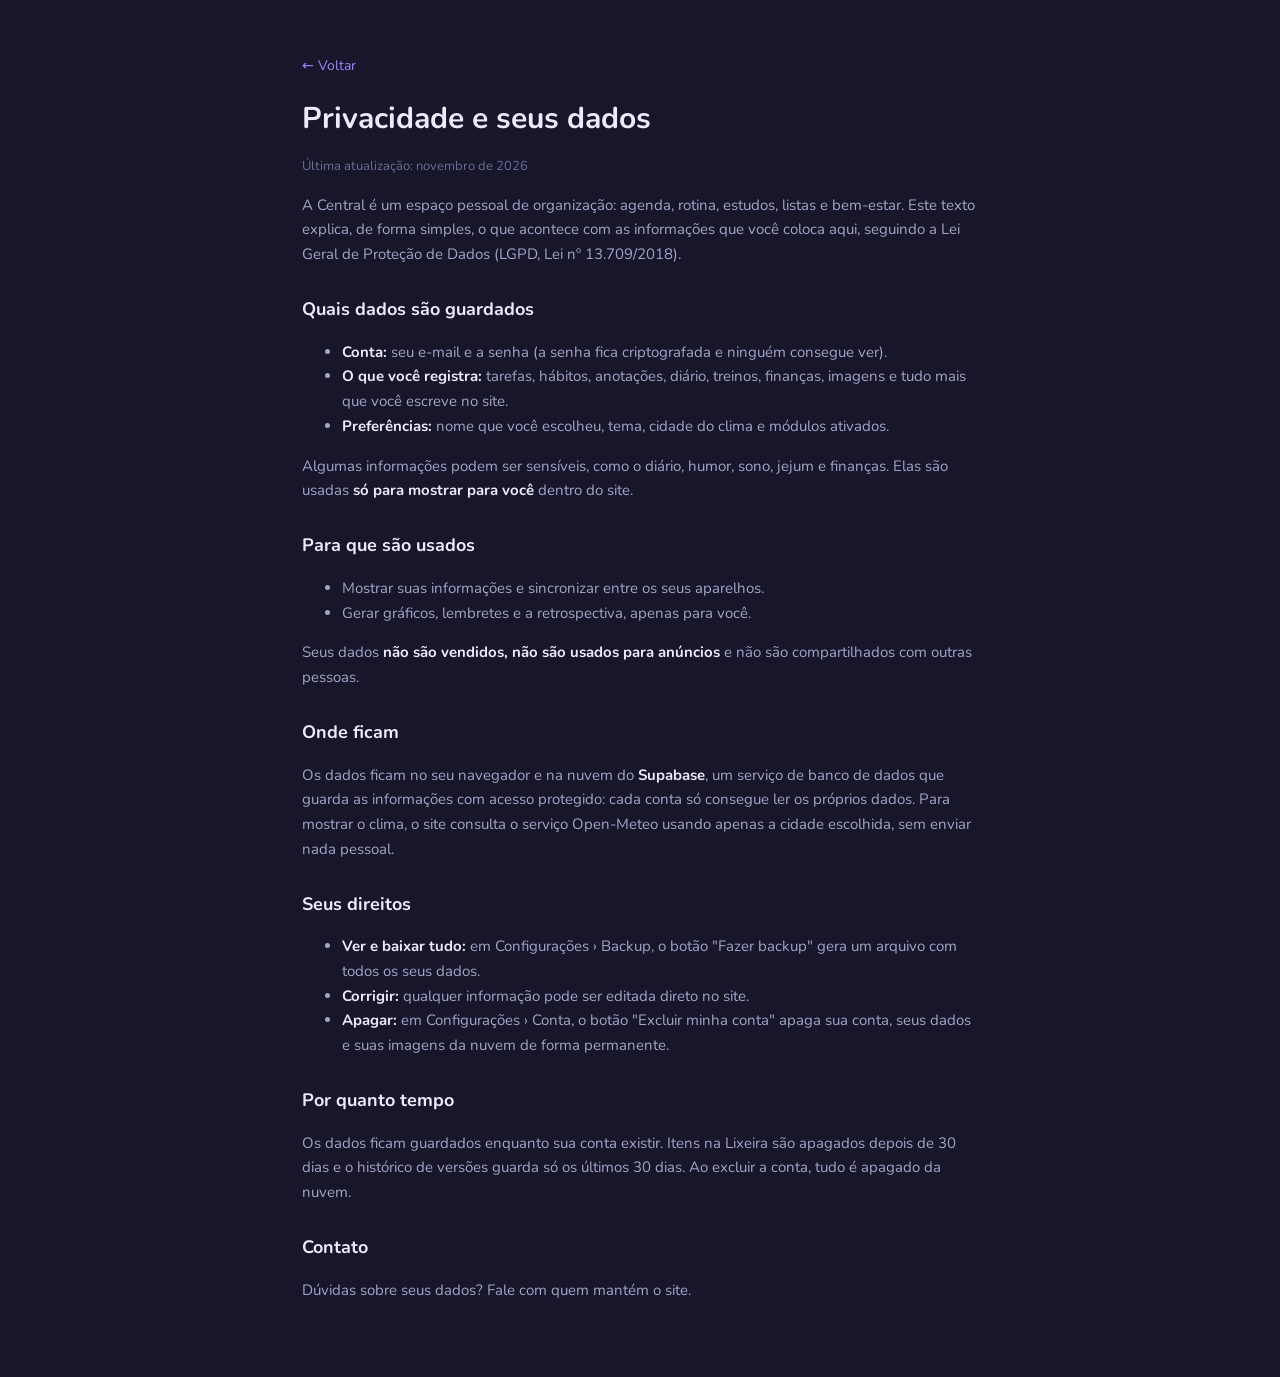
<file: privacidade.html>
<!DOCTYPE html>
<html lang="pt-BR">
<head>
  <meta charset="UTF-8">
  <meta name="viewport" content="width=device-width, initial-scale=1.0">
  <title>Privacidade · Central</title>
  <link rel="icon" href="data:image/svg+xml,<svg xmlns='http://www.w3.org/2000/svg' viewBox='0 0 32 32'><defs><linearGradient id='g' x1='0' y1='0' x2='1' y2='1'><stop offset='0' stop-color='%236c4cf1'/><stop offset='1' stop-color='%23f59ad8'/></linearGradient></defs><rect width='32' height='32' rx='8' fill='url(%23g)'/><path d='M15 6l2.2 7.8L25 16l-7.8 2.2L15 26l-2.2-7.8L5 16l7.8-2.2z' fill='white'/></svg>">
  <link href="https://fonts.googleapis.com/css2?family=Nunito:wght@400;600;700;800&display=swap" rel="stylesheet">
  <link rel="stylesheet" href="css/style.css">
</head>
<body class="tela-texto">
  <main class="texto-legal">
    <a href="login.html" class="link-btn voltar-legal">← Voltar</a>
    <h1>Privacidade e seus dados</h1>
    <p class="atualizado">Última atualização: novembro de 2026</p>

    <p>A Central é um espaço pessoal de organização: agenda, rotina, estudos, listas e bem-estar. Este texto explica, de forma simples, o que acontece com as informações que você coloca aqui, seguindo a Lei Geral de Proteção de Dados (LGPD, Lei nº 13.709/2018).</p>

    <h2>Quais dados são guardados</h2>
    <ul>
      <li><b>Conta:</b> seu e-mail e a senha (a senha fica criptografada e ninguém consegue ver).</li>
      <li><b>O que você registra:</b> tarefas, hábitos, anotações, diário, treinos, finanças, imagens e tudo mais que você escreve no site.</li>
      <li><b>Preferências:</b> nome que você escolheu, tema, cidade do clima e módulos ativados.</li>
    </ul>
    <p>Algumas informações podem ser sensíveis, como o diário, humor, sono, jejum e finanças. Elas são usadas <b>só para mostrar para você</b> dentro do site.</p>

    <h2>Para que são usados</h2>
    <ul>
      <li>Mostrar suas informações e sincronizar entre os seus aparelhos.</li>
      <li>Gerar gráficos, lembretes e a retrospectiva, apenas para você.</li>
    </ul>
    <p>Seus dados <b>não são vendidos, não são usados para anúncios</b> e não são compartilhados com outras pessoas.</p>

    <h2>Onde ficam</h2>
    <p>Os dados ficam no seu navegador e na nuvem do <b>Supabase</b>, um serviço de banco de dados que guarda as informações com acesso protegido: cada conta só consegue ler os próprios dados. Para mostrar o clima, o site consulta o serviço Open-Meteo usando apenas a cidade escolhida, sem enviar nada pessoal.</p>

    <h2>Seus direitos</h2>
    <ul>
      <li><b>Ver e baixar tudo:</b> em Configurações › Backup, o botão "Fazer backup" gera um arquivo com todos os seus dados.</li>
      <li><b>Corrigir:</b> qualquer informação pode ser editada direto no site.</li>
      <li><b>Apagar:</b> em Configurações › Conta, o botão "Excluir minha conta" apaga sua conta, seus dados e suas imagens da nuvem de forma permanente.</li>
    </ul>

    <h2>Por quanto tempo</h2>
    <p>Os dados ficam guardados enquanto sua conta existir. Itens na Lixeira são apagados depois de 30 dias e o histórico de versões guarda só os últimos 30 dias. Ao excluir a conta, tudo é apagado da nuvem.</p>

    <h2>Contato</h2>
    <p id="contato">Dúvidas sobre seus dados? Fale com quem mantém o site.</p>
  </main>
  <script src="js/config.js"></script>
  <script>
    if (typeof CONTATO_SUPORTE !== 'undefined' && CONTATO_SUPORTE) {
      const p = document.getElementById('contato');
      p.innerHTML = 'Dúvidas sobre seus dados? Escreva para <a></a>.';
      const a = p.querySelector('a'); a.href = 'mailto:' + CONTATO_SUPORTE; a.textContent = CONTATO_SUPORTE;
    }
  </script>
</body>
</html>
</file>
<file: css/style.css>
:root {
  --fundo: #17162b;
  --lateral: #12111f;
  --card: #201f38;
  --card-2: #28274a;
  --hover: #2d2c52;
  --linha: #312f57;
  --texto: #ecebfa;
  --suave: #a5a3c8;
  --fraco: #6e6c96;
  --destaque: #6f55e8;
  --ativo: rgba(124, 92, 255, .24);
  --destaque-2: #9d86ff;
  --destaque-bg: rgba(124, 92, 255, .16);
  --rosa: #f59ad8;
  --verde: #5fd6a4;
  --amarelo: #f7c56b;
  --vermelho: #ff7a8f;
  --azul: #6aaeff;
  --agua: #62c9f5;
  --raio: 14px;
  --menu: 248px;
  --menu-mini: 76px;
  --fonte: 'Nunito', 'Segoe UI', system-ui, sans-serif;
}

* { box-sizing: border-box; min-width: 0; }
[hidden] { display: none !important; }
html { height: 100%; }
body { margin: 0; min-height: 100%; background: var(--fundo); color: var(--texto); font: 15px/1.5 var(--fonte); overflow-x: clip; }
button, input, select, textarea { font: inherit; color: inherit; }
a { color: var(--destaque-2); }

.ic { width: 18px; height: 18px; flex: 0 0 auto; fill: none; stroke: currentColor; stroke-width: 1.8; stroke-linecap: round; stroke-linejoin: round; }
.ic.g { width: 22px; height: 22px; }
.ic.p { width: 15px; height: 15px; }

.selo { width: 34px; height: 34px; flex: 0 0 34px; border-radius: 11px; display: grid; place-items: center; }
.selo .ic { width: 18px; height: 18px; }
.selo.mini { width: 22px; height: 22px; flex-basis: 22px; border-radius: 7px; }
.selo.mini .ic { width: 13px; height: 13px; stroke-width: 2.2; }

.lateral {
  position: fixed; left: 0; top: 0; bottom: 0; z-index: 40;
  width: var(--menu); padding: 16px 12px;
  background: var(--lateral); border-right: 1px solid var(--linha);
  display: flex; flex-direction: column; gap: 2px; overflow-y: auto; overflow-x: hidden;
  transition: width .2s, transform .25s;
}
.perfil { display: flex; align-items: center; gap: 10px; padding: 4px 6px 18px; }
.perfil-foto { width: 38px; height: 38px; flex: 0 0 38px; border-radius: 11px; display: grid; place-items: center; background: linear-gradient(135deg, var(--destaque), var(--rosa)); color: #fff; font-weight: 800; font-size: 17px; }
.perfil-texto { overflow: hidden; }
.perfil b { display: block; font-size: 15px; white-space: nowrap; }
.perfil small { display: block; color: var(--fraco); font-size: 12px; white-space: nowrap; overflow: hidden; text-overflow: ellipsis; }

.nav-titulo { display: flex; align-items: center; justify-content: space-between; margin: 14px 8px 6px; color: var(--fraco); font-size: 12px; font-weight: 700; white-space: nowrap; }
.nav-add { border: 0; background: none; color: var(--suave); cursor: pointer; border-radius: 7px; width: 26px; height: 26px; display: grid; place-items: center; }
.nav-add:hover { background: var(--hover); color: var(--texto); }

.nav { display: grid; gap: 3px; }
.nav a { position: relative; display: flex; align-items: center; gap: 12px; padding: 9px 12px; border-radius: 10px; color: var(--suave); text-decoration: none; font-weight: 600; font-size: 14px; white-space: nowrap; transition: background .15s, color .15s; }
.nav a:hover { background: var(--hover); color: var(--texto); }
.nav a.ativo { background: var(--ativo); color: #fff; box-shadow: inset 3px 0 0 var(--destaque-2); }
.nav a.ativo .selo { background: rgba(255, 255, 255, .22) !important; color: #fff !important; }
.nav a span { overflow: hidden; text-overflow: ellipsis; }
.nav a em { margin-left: auto; font-style: normal; font-size: 12px; color: var(--fraco); }
.nav a.ativo em { color: rgba(255, 255, 255, .75); }
.bolinha { margin-left: auto; background: var(--rosa); color: #2a1030; font-size: 11px; font-weight: 800; border-radius: 999px; padding: 0 7px; }

.lateral-fim { margin-top: auto; padding-top: 12px; border-top: 1px solid var(--linha); }
.lateral-controles { margin-top: auto; padding-top: 12px; border-top: 1px solid var(--linha); display: grid; gap: 2px; }
.lateral-controles button { display: flex; align-items: center; gap: 12px; border: 0; background: none; color: var(--fraco); padding: 8px 12px; border-radius: 10px; cursor: pointer; font-size: 13px; font-weight: 600; white-space: nowrap; text-align: left; }
.lateral-controles button:hover { background: var(--hover); color: var(--texto); }

body.menu-mini .lateral { width: var(--menu-mini); transition: width .22s ease, box-shadow .22s ease; }
body.menu-mini .lateral:hover { width: var(--menu); box-shadow: 12px 0 40px rgba(0, 0, 0, .45); }
.lateral .nav span:not(.selo), .lateral em, .perfil-texto, .nav-titulo span, .nav-add, .bolinha { transition: opacity .18s ease; }
body.menu-mini .lateral:not(:hover) .nav span:not(.selo),
body.menu-mini .lateral:not(:hover) em,
body.menu-mini .lateral:not(:hover) .perfil-texto,
body.menu-mini .lateral:not(:hover) .nav-titulo span,
body.menu-mini .lateral:not(:hover) .nav-add { opacity: 0; pointer-events: none; }
body.menu-mini .lateral:not(:hover) .nav-titulo { border-top: 1px solid var(--linha); }
body.menu-mini .lateral:not(:hover) .bolinha { position: absolute; top: 3px; left: 30px; padding: 0 5px; font-size: 10px; }
.perfil { padding-left: 7px; }
.nav a { padding-left: 15px; }

body.menu-solto .lateral { transform: translateX(-100%); }
body.menu-solto.menu-aberto .lateral { transform: none; box-shadow: 0 0 50px rgba(0, 0, 0, .6); }
.sombra { display: none; }
body.menu-aberto .sombra { display: block; position: fixed; inset: 0; background: rgba(8, 7, 20, .55); z-index: 35; }

.principal { margin-left: var(--menu); min-height: 100vh; display: flex; flex-direction: column; transition: margin-left .2s; }
body.menu-mini .principal { margin-left: var(--menu-mini); }
body.menu-solto .principal { margin-left: 0; }

.barra-topo { position: sticky; top: 0; z-index: 20; display: flex; align-items: center; gap: 10px; padding: 12px clamp(16px, 3vw, 32px); background: color-mix(in srgb, var(--fundo) 88%, transparent); backdrop-filter: blur(10px); border-bottom: 1px solid var(--linha); }
.btn-icone { position: relative; border: 0; background: none; color: var(--suave); cursor: pointer; width: 38px; height: 38px; border-radius: 10px; display: grid; place-items: center; flex: 0 0 38px; }
.btn-icone:hover { background: var(--hover); color: var(--texto); }
.caminho { flex: 1; font-weight: 700; font-size: 16px; white-space: nowrap; overflow: hidden; text-overflow: ellipsis; }
.relogio-topo { color: var(--suave); font-size: 14px; font-variant-numeric: tabular-nums; white-space: nowrap; }
.sino b { position: absolute; top: 3px; right: 3px; background: var(--rosa); color: #2a1030; font-size: 10px; font-weight: 800; border-radius: 999px; padding: 0 5px; line-height: 16px; }
.painel-avisos { position: absolute; right: clamp(16px, 3vw, 32px); top: 60px; width: min(380px, calc(100vw - 32px)); max-height: 70vh; overflow-y: auto; background: var(--card); border: 1px solid var(--linha); border-radius: var(--raio); padding: 16px; box-shadow: 0 18px 50px rgba(0, 0, 0, .5); }
.painel-avisos h3 { margin: 0 0 8px; font-size: 13px; color: var(--suave); }

.pagina { width: 100%; max-width: 1280px; margin: 0 auto; padding: 26px clamp(16px, 3vw, 32px) 60px; }

.cab-pagina { display: flex; align-items: flex-end; justify-content: space-between; gap: 16px; flex-wrap: wrap; margin-bottom: 20px; }
.cab-pagina h1 { margin: 0; font-size: clamp(26px, 3vw, 32px); font-weight: 800; line-height: 1.15; }
.cab-pagina p { margin: 4px 0 0; color: var(--suave); }
.cab-acoes { display: flex; gap: 8px; flex-wrap: wrap; align-items: center; }

.grade { display: grid; gap: 16px; margin-bottom: 16px; }
.g4 { grid-template-columns: repeat(4, minmax(0, 1fr)); }
.g3 { grid-template-columns: repeat(3, minmax(0, 1fr)); }
.g2 { grid-template-columns: repeat(2, minmax(0, 1fr)); }
@media (max-width: 1100px) { .g4, .g3 { grid-template-columns: repeat(2, minmax(0, 1fr)); } }
@media (max-width: 640px) { .g4, .g3, .g2 { grid-template-columns: minmax(0, 1fr); } }

.card { background: var(--card); border: 1px solid var(--linha); border-radius: var(--raio); padding: 18px; }
.card-titulo { display: flex; align-items: center; gap: 10px; margin: 0 0 14px; font-size: 15px; font-weight: 800; }
.card-titulo small, .card-titulo a { margin-left: auto; color: var(--suave); font-weight: 600; font-size: 13px; text-decoration: none; }
.card-titulo a:hover { color: var(--texto); }
.vazio { color: var(--fraco); font-size: 14px; padding: 6px 0; }
.dica { color: var(--fraco); font-size: 12.5px; margin: 10px 0 0; }

.stat { display: flex; align-items: center; gap: 14px; text-decoration: none; color: inherit; }
.stat .selo { width: 46px; height: 46px; flex-basis: 46px; border-radius: 13px; }
.stat .selo .ic { width: 21px; height: 21px; }
.stat b { display: block; font-size: 24px; font-weight: 800; line-height: 1.1; }
.stat span { color: var(--suave); font-size: 13px; }

.c-violeta { background: var(--destaque-bg); color: var(--destaque-2); }
.c-rosa { background: rgba(245, 154, 216, .16); color: #f7aee0; }
.c-verde { background: rgba(95, 214, 164, .15); color: #7fe0b8; }
.c-azul { background: rgba(98, 201, 245, .15); color: #8ad7f7; }
.c-amarelo { background: rgba(247, 197, 107, .15); color: #f9d48d; }
.c-vermelho { background: rgba(255, 122, 143, .15); color: #ff9aab; }

input[type=text], input[type=url], input[type=search], input[type=tel], input[type=email], input[type=password], input[type=date], input[type=time], input[type=number], input[type=month], select, textarea { background: var(--card-2); border: 1px solid var(--linha); border-radius: 10px; padding: 9px 12px; font-size: 15px; outline: none; width: 100%; }
input:focus, select:focus, textarea:focus { border-color: var(--destaque); box-shadow: 0 0 0 3px var(--destaque-bg); }
input[type=date]::-webkit-calendar-picker-indicator, input[type=time]::-webkit-calendar-picker-indicator, input[type=month]::-webkit-calendar-picker-indicator { filter: invert(.8); cursor: pointer; }
select option { background: var(--card); }
textarea { resize: vertical; min-height: 80px; }
label.campo { display: grid; gap: 5px; font-size: 13px; color: var(--suave); font-weight: 600; }

.btn { display: inline-flex; align-items: center; justify-content: center; gap: 7px; border: 0; border-radius: 10px; padding: 9px 16px; cursor: pointer; font-weight: 700; white-space: nowrap; background: var(--destaque); color: #fff; transition: filter .15s, transform .1s; text-decoration: none; }
.btn:hover { filter: brightness(1.12); }
.btn:active { transform: scale(.97); }
.btn.sec { background: var(--card-2); color: var(--texto); border: 1px solid var(--linha); }
.btn.perigo { background: rgba(255, 122, 143, .14); color: var(--vermelho); }
.btn-mini { display: inline-flex; align-items: center; gap: 6px; border: 1px solid var(--linha); background: var(--card-2); color: var(--suave); border-radius: 9px; padding: 6px 11px; font-size: 13px; font-weight: 600; cursor: pointer; white-space: nowrap; }
.btn-mini:hover { color: var(--texto); border-color: var(--destaque); }

.acao-item { border: 0; background: none; color: var(--suave); cursor: pointer; width: 30px; height: 30px; border-radius: 8px; display: grid; place-items: center; flex: 0 0 30px; }
.acao-item:hover { background: var(--hover); color: var(--texto); }
.acao-item.apagar:hover { background: rgba(255, 122, 143, .15); color: var(--vermelho); }

.form-linha { display: flex; gap: 8px; flex-wrap: wrap; align-items: center; }
.form-linha > * { flex: 1 1 130px; }
.form-linha .btn { flex: 0 0 auto; }

.chips { display: flex; flex-wrap: wrap; gap: 6px; margin-bottom: 14px; }
.chip { border: 1px solid var(--linha); background: transparent; color: var(--suave); border-radius: 999px; padding: 6px 13px; font-size: 13px; font-weight: 700; cursor: pointer; white-space: nowrap; }
.chip:hover { background: var(--hover); color: var(--texto); }
.chip.ativo { background: var(--destaque-bg); border-color: var(--destaque); color: var(--texto); }
.chip b { color: var(--fraco); margin-left: 3px; }
.chips .sel-btn.filtro-categoria { width: auto; min-width: 190px; height: 32px; padding: 5px 12px; border-radius: 999px; font-size: 13px; font-weight: 700; color: var(--suave); }
.chips .sel-btn.filtro-categoria.ativo { background: var(--destaque-bg); border-color: var(--destaque); color: var(--texto); }
@media (max-width: 640px) { .chips .espaco { display: none; } .chips .sel-btn.filtro-categoria { flex: 1 1 100%; } }

.segmento { display: inline-flex; background: var(--card-2); border: 1px solid var(--linha); border-radius: 11px; padding: 3px; }
.segmento button { border: 0; background: none; color: var(--suave); padding: 6px 14px; border-radius: 8px; font-weight: 700; font-size: 13px; cursor: pointer; display: inline-flex; align-items: center; gap: 6px; }
.segmento button.ativo { background: var(--ativo); color: #fff; box-shadow: inset 0 0 0 1px var(--destaque); }

.tag { display: inline-flex; align-items: center; gap: 5px; font-size: 12px; font-weight: 700; padding: 2px 9px; border-radius: 999px; white-space: nowrap; background: var(--card-2); color: var(--suave); }
.tag i { width: 7px; height: 7px; border-radius: 50%; }

.item { display: flex; align-items: center; gap: 10px; padding: 8px; border-radius: 10px; }
.item:hover { background: var(--hover); }
.item .txt { flex: 1; overflow-wrap: anywhere; font-weight: 600; }
.item .sub { display: flex; align-items: center; gap: 5px; flex-wrap: wrap; font-size: 12.5px; color: var(--suave); font-weight: 500; }
.item .sub .ic { width: 13px; height: 13px; }
.item.feito .txt { text-decoration: line-through; color: var(--fraco); }
.item.atrasado .sub { color: var(--vermelho); }
.barra-cor { width: 4px; align-self: stretch; border-radius: 4px; flex: 0 0 4px; }

.check { width: 22px; height: 22px; flex: 0 0 22px; border-radius: 7px; cursor: pointer; padding: 0; border: 2px solid var(--fraco); background: transparent; display: grid; place-items: center; color: #10251c; }
.check:hover { border-color: var(--destaque-2); }
.check.on { background: var(--verde); border-color: var(--verde); }
.check .ic { width: 14px; height: 14px; stroke-width: 3; }

.prog { height: 7px; border-radius: 4px; background: var(--card-2); overflow: hidden; }
.prog i { display: block; height: 100%; border-radius: 4px; background: linear-gradient(90deg, var(--destaque), var(--rosa)); transition: width .5s; }

.alerta { display: flex; gap: 12px; align-items: center; padding: 12px 16px; border-radius: 12px; margin-bottom: 18px; background: var(--destaque-bg); border: 1px solid var(--destaque); font-size: 14px; }
.alerta > .ic { color: var(--destaque-2); width: 20px; height: 20px; }
.alerta .btn { margin-left: auto; }

.status { border: 0; border-radius: 999px; padding: 3px 11px; font-size: 12px; font-weight: 700; cursor: pointer; white-space: nowrap; }
.st-afazer { background: rgba(165, 163, 200, .16); color: #c9c7e6; }
.st-fazendo { background: rgba(106, 174, 255, .16); color: #9ac8ff; }
.st-feito { background: rgba(95, 214, 164, .16); color: #8ee6c1; }

.ola { display: flex; align-items: center; justify-content: space-between; gap: 16px; flex-wrap: wrap; margin-bottom: 20px; }
.ola h1 { margin: 0; font-size: clamp(26px, 3vw, 32px); font-weight: 800; }
.ola p { margin: 2px 0 0; color: var(--suave); }
.ola p::first-letter, .agenda-barra h2::first-letter { text-transform: uppercase; }
.clima { display: flex; align-items: center; gap: 12px; padding: 10px 16px; border-radius: 12px; background: var(--card); border: 1px solid var(--linha); }
.clima .ic { width: 28px; height: 28px; color: var(--amarelo); }
.clima b { font-size: 22px; }
.clima small { display: block; color: var(--suave); font-size: 12px; }
.prox { display: flex; align-items: center; gap: 12px; padding: 8px; border-radius: 10px; }
.prox:hover { background: var(--hover); }
.prox-data { width: 48px; flex: 0 0 48px; text-align: center; border-radius: 10px; background: var(--card-2); padding: 5px 0; line-height: 1.1; }
.prox-data b { display: block; font-size: 18px; }
.prox-data small { font-size: 11px; color: var(--suave); text-transform: uppercase; font-weight: 700; }
.resumo-lista { display: flex; align-items: center; gap: 12px; padding: 9px 8px; border-radius: 10px; text-decoration: none; color: var(--texto); }
.resumo-lista:hover { background: var(--hover); }
.resumo-lista .meio { flex: 1; font-weight: 700; }
.resumo-lista small { display: block; color: var(--suave); font-size: 12px; font-weight: 500; margin-bottom: 4px; }

.copos { display: flex; flex-wrap: wrap; gap: 8px; margin: 4px 0; }
.copo { width: 28px; height: 36px; cursor: pointer; padding: 0; background: transparent; border: 2px solid rgba(98, 201, 245, .45); border-top: 0; border-radius: 0 0 9px 9px; position: relative; overflow: hidden; }
.copo::after { content: ''; position: absolute; left: 0; right: 0; bottom: 0; height: 0; background: var(--agua); transition: height .3s; }
.copo.cheio { border-color: var(--agua); }
.copo.cheio::after { height: 82%; }

.pomo { text-align: center; }
.anel { position: relative; width: 160px; height: 160px; margin: 0 auto 12px; }
.anel svg { transform: rotate(-90deg); }
.anel-tempo { position: absolute; inset: 0; display: grid; place-content: center; }
.anel-tempo b { font-size: 34px; font-weight: 800; font-variant-numeric: tabular-nums; }
.anel-tempo span { font-size: 12.5px; color: var(--suave); }
.botoes { display: flex; gap: 8px; justify-content: center; }

.humores { display: flex; justify-content: space-between; gap: 4px; }
.humor { background: transparent; border: 2px solid transparent; border-radius: 12px; padding: 5px; cursor: pointer; color: var(--fraco); transition: transform .15s, color .15s; }
.humor svg { width: 32px; height: 32px; display: block; fill: none; stroke: currentColor; stroke-width: 1.6; stroke-linecap: round; stroke-linejoin: round; }
.humor:hover { transform: scale(1.08); color: var(--suave); }
.humor.on { border-color: var(--destaque); background: var(--destaque-bg); }
.semana-humor { display: grid; grid-template-columns: repeat(7, 1fr); gap: 4px; text-align: center; font-size: 11px; color: var(--fraco); margin-top: 12px; }
.semana-humor svg { width: 20px; height: 20px; display: block; margin: 0 auto 2px; }
.semana-humor .ponto { display: block; width: 6px; height: 6px; border-radius: 50%; background: var(--linha); margin: 7px auto 9px; }

.agenda-layout { display: grid; grid-template-columns: minmax(0, 1fr); gap: 16px; }
.lista-agenda .itens-agenda { display: grid; grid-template-columns: repeat(auto-fill, minmax(320px, 1fr)); gap: 4px 16px; }
.agenda-barra { display: flex; align-items: center; gap: 10px; flex-wrap: wrap; margin-bottom: 14px; }
.agenda-barra h2 { margin: 0 auto 0 0; font-size: 20px; font-weight: 800; }
.nav-setas { display: flex; gap: 6px; }
.nav-setas .btn-icone { background: var(--card-2); border: 1px solid var(--linha); color: var(--texto); width: 34px; height: 34px; flex-basis: 34px; }
.nav-setas .btn-icone:hover { border-color: var(--destaque-2); }

.mes { display: grid; grid-template-columns: repeat(7, minmax(0, 1fr)); gap: 8px; }
.mes-dsem { text-align: center; color: var(--destaque-2); font-weight: 700; font-size: 13px; }
.mes-dia { min-height: 104px; border-radius: 12px; background: var(--card-2); border: 2px solid transparent; padding: 8px; display: flex; flex-direction: column; gap: 4px; cursor: pointer; transition: border-color .15s; }
.mes-dia:hover { border-color: var(--linha); }
.mes-dia .num { font-weight: 800; font-size: 15px; display: flex; justify-content: space-between; align-items: center; }
.mes-dia .add-dia { opacity: 0; border: 0; background: var(--destaque); color: #fff; width: 22px; height: 22px; border-radius: 7px; cursor: pointer; display: grid; place-items: center; }
.mes-dia:hover .add-dia { opacity: 1; }
.mes-dia .add-dia .ic { width: 14px; height: 14px; }
.mes-dia.fora { opacity: .38; }
.mes-dia.hoje { background: linear-gradient(160deg, rgba(245, 154, 216, .22), var(--ativo)); border-color: rgba(245, 154, 216, .55); }
.mes-dia.hoje .num { color: var(--rosa); }
.mes-dia.sobre { border-color: var(--destaque); border-style: dashed; }
.mini-tarefa { font-size: 12px; font-weight: 700; padding: 2px 6px; border-radius: 6px; background: rgba(255, 255, 255, .06); border-left: 3px solid; white-space: nowrap; overflow: hidden; text-overflow: ellipsis; cursor: grab; }
.mini-tarefa.feito { text-decoration: line-through; opacity: .55; }
.mais { font-size: 12px; color: var(--suave); font-weight: 700; padding-left: 4px; }
@media (max-width: 700px) {
  .mes { gap: 4px; }
  .mes-dia { min-height: 60px; padding: 5px; }
  .mini-tarefa { font-size: 0; padding: 0; height: 6px; border-left-width: 0; }
  .mes-dia .add-dia { display: none; }
}

.horas { border: 1px solid var(--linha); border-radius: var(--raio); overflow: hidden; background: var(--card); }
.horas-cab, .dia-todo, .horas-corpo { display: grid; }
.horas-cab { border-bottom: 1px solid var(--linha); background: var(--card-2); }
.horas-cab div { padding: 8px 4px; text-align: center; font-size: 12.5px; color: var(--suave); font-weight: 700; cursor: pointer; text-transform: capitalize; }
.horas-cab div b { display: block; font-size: 18px; color: var(--texto); }
.horas-cab div.hoje b { color: var(--rosa); }
.dia-todo { border-bottom: 1px solid var(--linha); min-height: 38px; }
.dia-todo > div { padding: 4px; display: grid; gap: 3px; align-content: start; border-left: 1px solid var(--linha); }
.dia-todo > div:first-child { border-left: 0; font-size: 11px; color: var(--fraco); display: grid; place-items: center; text-align: center; }
.horas-corpo { position: relative; max-height: 70vh; overflow-y: auto; }
.col-hora { border-left: 1px solid var(--linha); position: relative; }
.col-hora:first-child { border-left: 0; }
.celula { height: 48px; border-top: 1px solid rgba(49, 47, 87, .6); cursor: pointer; }
.celula:hover { background: var(--destaque-bg); }
.col-hora.sobre { background: var(--destaque-bg); }
.rotulo-hora { height: 48px; font-size: 11px; color: var(--fraco); text-align: right; padding: 2px 8px 0 0; }
.evento { position: absolute; left: 4px; right: 4px; border-radius: 8px; padding: 4px 7px; font-size: 12px; font-weight: 700; overflow: hidden; cursor: grab; border-left: 3px solid; z-index: 2; }
.evento small { display: block; font-weight: 600; opacity: .85; }
.evento.feito { opacity: .5; text-decoration: line-through; }
.agora-linha { position: absolute; left: 0; right: 0; height: 2px; background: var(--vermelho); z-index: 3; pointer-events: none; }
.agora-linha::before { content: ''; position: absolute; left: -4px; top: -4px; width: 10px; height: 10px; border-radius: 50%; background: var(--vermelho); }

.lista-agenda .item { align-items: flex-start; }

.janela { border: 1px solid var(--linha); border-radius: 18px; background: var(--card); color: var(--texto); padding: 0; width: min(520px, calc(100vw - 24px)); box-shadow: 0 24px 70px rgba(0, 0, 0, .6); }
.janela::backdrop { background: rgba(8, 7, 20, .6); backdrop-filter: blur(2px); }
.janela form { padding: 22px; display: grid; gap: 12px; }
.janela h2 { margin: 0; font-size: 19px; font-weight: 800; display: flex; align-items: center; justify-content: space-between; }
.janela .linha2 { display: grid; grid-template-columns: 1fr 1fr; gap: 10px; }
.janela .rodape-janela { display: flex; gap: 8px; justify-content: flex-end; margin-top: 4px; flex-wrap: wrap; }
.janela .rodape-janela .perigo { margin-right: auto; }
.tipo-escolha { display: flex; gap: 8px; }
.tipo-escolha label { flex: 1; min-width: 0; }
.tipo-escolha input { position: absolute; opacity: 0; }
.tipo-escolha span { display: flex; align-items: center; justify-content: center; gap: 6px; padding: 9px; border-radius: 10px; border: 1px solid var(--linha); cursor: pointer; font-weight: 700; color: var(--suave); }
.tipo-escolha input:checked + span { background: var(--destaque-bg); border-color: var(--destaque); color: var(--texto); }
.tipo-escolha input:focus-visible + span { outline: 2px solid var(--destaque-2); }
.tipo-escolha span { white-space: nowrap; overflow: hidden; text-overflow: ellipsis; }
/* Celular: ícone em cima do texto, para "Compromisso" e "Aniversário" caberem */
@media (max-width: 480px) {
  .tipo-escolha { gap: 6px; }
  .tipo-escolha span { flex-direction: column; gap: 3px; padding: 8px 4px; font-size: 13px; }
}

.rolagem { overflow-x: auto; }
.habitos { width: 100%; border-collapse: collapse; }
.habitos th { font-size: 12px; color: var(--fraco); font-weight: 700; padding: 6px 4px; text-align: center; text-transform: capitalize; }
.habitos th:first-child { text-align: left; }
.habitos td { padding: 7px 4px; border-top: 1px solid var(--linha); text-align: center; }
.habitos td:first-child { text-align: left; min-width: 180px; }
.habitos .hoje-col { color: var(--rosa); }
.bola { width: 30px; height: 30px; border-radius: 50%; border: 2px solid var(--linha); background: transparent; cursor: pointer; display: inline-grid; place-items: center; color: #10251c; }
.bola:hover { border-color: var(--destaque-2); }
.bola.on { background: var(--verde); border-color: var(--verde); }
.bola .ic { width: 14px; height: 14px; stroke-width: 3; }
.fogo { display: inline-flex; align-items: center; gap: 4px; color: var(--amarelo); font-weight: 800; font-size: 13px; white-space: nowrap; }
.fogo .ic { width: 15px; height: 15px; }

.lista-cab { display: flex; align-items: center; gap: 14px; margin-bottom: 18px; }
.lista-icone { width: 54px; height: 54px; flex: 0 0 54px; border-radius: 16px; border: 0; cursor: pointer; display: grid; place-items: center; }
.lista-icone .ic { width: 26px; height: 26px; }
.lista-cab .textos { flex: 1; }
.titulo-edit { width: 100%; background: none; border: 0; outline: none; padding: 0; font-size: clamp(24px, 3vw, 30px); font-weight: 800; }
.desc-edit { width: 100%; background: none; border: 0; outline: none; color: var(--suave); font-size: 14px; padding: 0; }

.escolha-icone { position: fixed; z-index: 60; width: 300px; padding: 14px; background: var(--card); border: 1px solid var(--linha); border-radius: 16px; box-shadow: 0 18px 50px rgba(0, 0, 0, .5); }
.escolha-icone[hidden] { display: none; }
.escolha-icone p { margin: 0 0 8px; font-size: 12px; color: var(--fraco); font-weight: 700; }
.escolha-icone .grade-ic { display: grid; grid-template-columns: repeat(6, 1fr); gap: 6px; margin-bottom: 12px; }
.escolha-icone .grade-ic button { aspect-ratio: 1; border-radius: 10px; border: 1px solid transparent; background: var(--card-2); color: var(--suave); cursor: pointer; display: grid; place-items: center; }
.escolha-icone .grade-ic button:hover, .escolha-icone .grade-ic button.on { border-color: var(--destaque); color: var(--texto); }
.escolha-icone .grade-cor { display: grid; grid-template-columns: repeat(6, 1fr); gap: 6px; }
.escolha-icone .grade-cor button { aspect-ratio: 1; border-radius: 50%; border: 2px solid transparent; cursor: pointer; }
.escolha-icone .grade-cor button.on, .escolha-icone .grade-cor button:hover { border-color: #fff; }

.barra-lista { display: flex; align-items: center; gap: 8px; flex-wrap: wrap; margin-bottom: 14px; }
.barra-lista .espaco { flex: 1; }
.progresso-lista { display: grid; grid-template-columns: auto 1fr auto; gap: 12px; align-items: center; margin-bottom: 14px; font-size: 13px; color: var(--suave); font-weight: 600; }

.tabela-lista { background: var(--card); border: 1px solid var(--linha); border-radius: var(--raio); overflow: hidden; }
.item-lista { display: grid; grid-template-columns: 22px minmax(0, 1fr) auto 150px 130px auto; gap: 10px; align-items: center; padding: 8px 12px; border-bottom: 1px solid var(--linha); }
.item-lista:hover { background: rgba(255, 255, 255, .02); }
.item-lista.feito .inline-t { text-decoration: line-through; color: var(--fraco); }
.inline { background: transparent; border: 1px solid transparent; border-radius: 8px; padding: 4px 8px; width: 100%; outline: none; }
.inline:hover { border-color: var(--linha); }
.inline:focus { border-color: var(--destaque); background: var(--card-2); }
.inline-t { font-weight: 700; }
.item-lista input[type=date] { padding: 4px 8px; font-size: 13px; background: transparent; border-color: transparent; color: var(--suave); }
.item-lista input[type=date]:hover { border-color: var(--linha); }
.item-lista .acoes { display: flex; gap: 2px; }
.acao-item.tem { color: var(--destaque-2); }
.notas-item { grid-column: 2 / -1; display: grid; gap: 10px; padding-bottom: 6px; }
.add-item { display: flex; gap: 8px; padding: 10px 12px; }
.add-item input { background: transparent; border-color: transparent; }
.add-item input:focus { background: var(--card-2); }

.quadro { display: grid; grid-template-columns: repeat(3, minmax(0, 1fr)); gap: 14px; align-items: start; }
@media (max-width: 800px) { .quadro { grid-template-columns: minmax(0, 1fr); } }
.coluna { background: var(--card); border: 1px solid var(--linha); border-radius: var(--raio); padding: 12px; min-height: 140px; }
.coluna.sobre { border-color: var(--destaque); border-style: dashed; }
.coluna h3 { margin: 0 0 12px; font-size: 13px; display: flex; gap: 8px; align-items: center; }
.cartao { background: var(--card-2); border: 1px solid var(--linha); border-radius: 11px; padding: 8px 8px 8px 12px; margin-bottom: 8px; cursor: grab; }
.cartao:active { cursor: grabbing; }
.cartao .topo-c { display: flex; gap: 4px; align-items: flex-start; font-weight: 700; }
.cartao .topo-c span { flex: 1; overflow-wrap: anywhere; padding-top: 5px; }
.cartao .meta { display: flex; gap: 6px; flex-wrap: wrap; align-items: center; margin-top: 4px; font-size: 12px; color: var(--suave); }

.toast { position: fixed; left: 50%; bottom: 22px; transform: translate(-50%, 160px); z-index: 80; background: #2a2950; border: 1px solid var(--destaque); border-radius: 12px; padding: 11px 16px; display: flex; gap: 12px; align-items: center; transition: transform .3s; box-shadow: 0 12px 34px rgba(0, 0, 0, .5); max-width: calc(100vw - 32px); font-weight: 600; }
.toast:not(.show) { visibility: hidden; transition: transform .3s, visibility 0s .3s; }
.toast.show { transform: translate(-50%, 0); }
.toast button { background: none; border: 0; color: var(--rosa); font-weight: 800; cursor: pointer; }

.tela-login { display: grid; place-items: center; padding: 24px 16px; min-height: 100vh; background: radial-gradient(ellipse at 50% -10%, rgba(124, 92, 255, .28), transparent 60%), var(--fundo); }
.login-caixa { width: min(410px, 100%); background: var(--card); border: 1px solid var(--linha); border-radius: 20px; padding: 34px 28px; text-align: center; }
.login-logo { width: 56px; height: 56px; margin: 0 auto; border-radius: 16px; display: grid; place-items: center; background: linear-gradient(135deg, var(--destaque), var(--rosa)); color: #fff; font-size: 26px; font-weight: 800; }
.login-caixa h1 { margin: 14px 0 4px; font-size: 25px; font-weight: 800; }
.login-sub { margin: 0 0 20px; color: var(--suave); font-size: 14px; }
.abas-login { display: flex; justify-content: center; margin-bottom: 16px; }
.login-form { display: grid; gap: 6px; text-align: left; }
.login-form label { font-size: 13px; color: var(--suave); margin-top: 6px; font-weight: 600; }
.login-form .btn { margin-top: 14px; padding: 12px; font-size: 15px; }
.link-btn { display: block; margin: 14px auto 0; background: none; border: 0; color: var(--suave); font-size: 14px; cursor: pointer; text-decoration: none; }
.link-btn:hover { color: var(--texto); text-decoration: underline; }
.login-msg { min-height: 20px; margin: 14px 0 0; font-size: 14px; font-weight: 600; }
.tela-login .alerta { text-align: left; }

@media (max-width: 860px) {
  .lateral { transform: translateX(-100%); width: var(--menu) !important; }
  body.menu-aberto .lateral { transform: none; box-shadow: 0 0 50px rgba(0, 0, 0, .6); }
  .principal { margin-left: 0 !important; }
  .lateral-controles { display: none; }
  body.menu-mini .lateral .nav span, body.menu-mini .lateral em, body.menu-mini .perfil-texto, body.menu-mini .nav-titulo span, body.menu-mini .nav-add { opacity: 1 !important; pointer-events: auto !important; }
  .item-lista { grid-template-columns: 22px minmax(0, 1fr) auto auto; }
  .item-lista input[type=date], .item-lista .tag-edit { display: none; }
  .relogio-topo { display: none; }
}
@media (prefers-reduced-motion: reduce) { * { transition: none !important; } }

.grafico-colunas { display: flex; align-items: flex-end; gap: 3px; height: 180px; padding-top: 18px; position: relative; border-bottom: 1px solid var(--linha); }
.grafico-colunas .col { flex: 1; display: flex; flex-direction: column; justify-content: flex-end; height: 100%; cursor: default; position: relative; }
.grafico-colunas .col i { display: block; max-width: 24px; width: 100%; margin: 0 auto; border-radius: 4px 4px 0 0; background: var(--destaque-2); min-height: 2px; transition: height .4s; }
.grafico-colunas .col.zero i { background: var(--linha); }
.grafico-colunas .col:hover i { filter: brightness(1.2); }
.linha-meta { position: absolute; left: 0; right: 0; border-top: 1px dashed rgba(98, 201, 245, .6); pointer-events: none; }
.linha-meta span { position: absolute; right: 0; top: -18px; font-size: 11px; color: var(--suave); }
.eixo-x { display: flex; gap: 3px; margin-top: 6px; }
.eixo-x span { flex: 1; text-align: center; font-size: 11px; color: var(--fraco); white-space: nowrap; overflow: hidden; }
.barras-h { display: grid; gap: 10px; }
.barra-h { display: grid; grid-template-columns: minmax(110px, 1fr) 2fr 48px; gap: 12px; align-items: center; font-size: 14px; }
.barra-h .nome { font-weight: 700; overflow: hidden; text-overflow: ellipsis; white-space: nowrap; }
.barra-h .trilho { height: 12px; border-radius: 0 4px 4px 0; background: var(--card-2); overflow: hidden; }
.barra-h .trilho i { display: block; height: 100%; border-radius: 0 4px 4px 0; background: var(--destaque-2); }
.barra-h.baixo .trilho i { background: var(--rosa); }
.barra-h .valor { text-align: right; font-variant-numeric: tabular-nums; color: var(--suave); font-weight: 700; }
.grafico-linha { position: relative; height: 200px; }
.grafico-linha svg { position: absolute; inset: 0; width: 100%; height: 100%; overflow: visible; }
.eixo-humor { position: absolute; left: 0; top: 0; bottom: 0; width: 26px; display: flex; flex-direction: column; justify-content: space-between; color: var(--fraco); }
.eixo-humor svg { position: static; width: 18px; height: 18px; fill: none; stroke: currentColor; stroke-width: 1.6; stroke-linecap: round; }
.ponto-hit { cursor: default; }
.dica-grafico { position: fixed; z-index: 90; pointer-events: none; background: #2a2950; border: 1px solid var(--linha); border-radius: 10px; padding: 7px 10px; font-size: 13px; font-weight: 600; box-shadow: 0 10px 30px rgba(0, 0, 0, .45); white-space: nowrap; }
.legenda-simples { display: flex; gap: 14px; flex-wrap: wrap; font-size: 12.5px; color: var(--suave); margin-top: 10px; }
.legenda-simples span { display: inline-flex; align-items: center; gap: 6px; }
.legenda-simples i { width: 10px; height: 10px; border-radius: 3px; }

.caderno { display: grid; grid-template-columns: 250px minmax(0, 1fr); gap: 16px; align-items: start; }
@media (max-width: 800px) { .caderno { grid-template-columns: minmax(0, 1fr); } }
.paginas { background: var(--card); border: 1px solid var(--linha); border-radius: var(--raio); padding: 10px; display: grid; gap: 3px; }
.paginas .pg { display: flex; align-items: center; gap: 8px; padding: 8px 10px; border-radius: 9px; cursor: pointer; border: 0; background: none; color: var(--suave); text-align: left; font-weight: 600; width: 100%; }
.paginas .pg:hover { background: var(--hover); color: var(--texto); }
.paginas .pg.ativo { background: var(--ativo); color: var(--texto); }
.paginas .pg span { flex: 1; min-width: 0; overflow: hidden; display: -webkit-box; -webkit-box-orient: vertical; -webkit-line-clamp: 2; line-clamp: 2; overflow-wrap: anywhere; line-height: 1.3; }
.paginas .pg small { color: var(--fraco); font-size: 11px; }
.folha { background: var(--card); border: 1px solid var(--linha); border-radius: var(--raio); padding: 22px clamp(16px, 3vw, 34px); min-height: 460px; }
.folha-titulo { width: 100%; background: none; border: 0; outline: none; font-size: 26px; font-weight: 800; padding: 0; margin-bottom: 4px; }
@media (max-width: 760px) { .folha-titulo { font-size: 22px; } }
.folha-info { color: var(--fraco); font-size: 12.5px; margin-bottom: 14px; display: flex; gap: 10px; align-items: center; flex-wrap: wrap; }
.ferramentas { display: flex; gap: 4px; flex-wrap: wrap; padding: 6px; background: var(--card-2); border-radius: 10px; margin-bottom: 16px; position: sticky; top: 70px; z-index: 2; }
.ferramentas button { border: 0; background: none; color: var(--suave); width: 34px; height: 32px; border-radius: 8px; cursor: pointer; display: grid; place-items: center; font-weight: 800; }
.ferramentas button:hover { background: var(--hover); color: var(--texto); }
.ferramentas .sep { width: 1px; background: var(--linha); margin: 4px 4px; }
.editor { outline: none; min-height: 320px; line-height: 1.7; font-size: 15.5px; }
.editor:empty::before { content: attr(data-vazio); color: var(--fraco); }
.editor h2 { font-size: 21px; margin: 18px 0 6px; }
.editor h3 { font-size: 17px; margin: 14px 0 4px; color: var(--destaque-2); }
.editor blockquote { margin: 10px 0; padding: 8px 14px; border-left: 3px solid var(--destaque-2); background: var(--destaque-bg); border-radius: 0 8px 8px 0; color: var(--texto); }
.editor mark { background: rgba(247, 197, 107, .3); color: inherit; padding: 0 2px; border-radius: 3px; }
.editor ul, .editor ol { padding-left: 22px; }
.editor ul.checklist { list-style: none; padding-left: 4px; }
.editor ul.checklist li { position: relative; padding-left: 28px; }
.editor ul.checklist li::before { content: ''; position: absolute; left: 0; top: 5px; width: 16px; height: 16px; border: 2px solid var(--fraco); border-radius: 5px; cursor: pointer; }
.editor ul.checklist li.ok { color: var(--fraco); text-decoration: line-through; }
.editor ul.checklist li.ok::before { background: var(--verde); border-color: var(--verde); }
.editor code { background: var(--card-2); padding: 1px 6px; border-radius: 5px; font-size: 14px; }
.editor a { color: var(--destaque-2); }
/* Links no editor: etiqueta no meio do texto, card quando o link está sozinho na linha */
.editor a:not(.link-card) { display: inline-block; max-width: 100%; overflow: hidden; text-overflow: ellipsis; white-space: nowrap; vertical-align: bottom; line-height: 1.5; background: var(--destaque-bg); padding: 0 7px 0 6px; border-radius: 6px; text-decoration: none; font-weight: 600; }
.editor a:not(.link-card)::before { content: ''; display: inline-block; width: 13px; height: 13px; margin-right: 4px; vertical-align: -1px; background: currentColor; -webkit-mask: url("data:image/svg+xml,%3Csvg xmlns='http://www.w3.org/2000/svg' viewBox='0 0 24 24' fill='none' stroke='black' stroke-width='2' stroke-linecap='round' stroke-linejoin='round'%3E%3Cpath d='M10 13a5 5 0 0 0 7.54.54l3-3a5 5 0 0 0-7.07-7.07l-1.72 1.71'/%3E%3Cpath d='M14 11a5 5 0 0 0-7.54-.54l-3 3a5 5 0 0 0 7.07 7.07l1.71-1.71'/%3E%3C/svg%3E") center / contain no-repeat; mask: url("data:image/svg+xml,%3Csvg xmlns='http://www.w3.org/2000/svg' viewBox='0 0 24 24' fill='none' stroke='black' stroke-width='2' stroke-linecap='round' stroke-linejoin='round'%3E%3Cpath d='M10 13a5 5 0 0 0 7.54.54l3-3a5 5 0 0 0-7.07-7.07l-1.72 1.71'/%3E%3Cpath d='M14 11a5 5 0 0 0-7.54-.54l-3 3a5 5 0 0 0 7.07 7.07l1.71-1.71'/%3E%3C/svg%3E") center / contain no-repeat; }
.editor a:not(.link-card):hover { background: var(--ativo); }
.editor a.link-card { position: relative; display: flex; flex-direction: column; justify-content: center; gap: 2px; width: fit-content; min-width: min(280px, 100%); max-width: 100%; min-height: 54px; box-sizing: border-box; margin: 6px 0; padding: 9px 16px 9px 58px; border: 1px solid var(--linha); border-left: 3px solid var(--destaque); border-radius: 12px; background: var(--destaque-bg); color: var(--texto); font-weight: 700; line-height: 1.35; text-decoration: none; cursor: pointer; overflow: hidden; transition: border-color .15s, background .15s; }
.editor a.link-card:hover { border-color: var(--destaque-2); background: var(--ativo); }
.editor a.link-card::before { content: ''; position: absolute; left: 13px; top: 50%; width: 32px; height: 32px; transform: translateY(-50%); border-radius: 9px; background: var(--destaque) url("data:image/svg+xml,%3Csvg xmlns='http://www.w3.org/2000/svg' viewBox='0 0 24 24' fill='none' stroke='white' stroke-width='2' stroke-linecap='round' stroke-linejoin='round'%3E%3Cpath d='M10 13a5 5 0 0 0 7.54.54l3-3a5 5 0 0 0-7.07-7.07l-1.72 1.71'/%3E%3Cpath d='M14 11a5 5 0 0 0-7.54-.54l-3 3a5 5 0 0 0 7.07 7.07l1.71-1.71'/%3E%3C/svg%3E") center / 16px no-repeat; }
.editor a.link-card::after { content: attr(href); display: block; min-width: 0; font-size: 12px; font-weight: 400; color: var(--suave); white-space: nowrap; overflow: hidden; text-overflow: ellipsis; }
.editor a.link-card + br { display: none; }
@media (max-width: 640px) { .editor a.link-card { width: 100%; } }

* { scrollbar-width: thin; scrollbar-color: var(--linha) transparent; }
::-webkit-scrollbar { width: 10px; height: 10px; }
::-webkit-scrollbar-track { background: transparent; }
::-webkit-scrollbar-thumb { background: var(--linha); border-radius: 10px; border: 3px solid transparent; background-clip: padding-box; }
::-webkit-scrollbar-thumb:hover { background: #504d8a; background-clip: padding-box; border: 3px solid transparent; }
::-webkit-scrollbar-corner { background: transparent; }

.lateral { scrollbar-color: transparent transparent; }
.lateral:hover { scrollbar-color: var(--linha) transparent; }
.lateral::-webkit-scrollbar-thumb { background: transparent; background-clip: padding-box; }
.lateral:hover::-webkit-scrollbar-thumb { background: var(--linha); background-clip: padding-box; }
.barras-h.rolavel { max-height: 196px; overflow-y: auto; padding-right: 6px; }

.voltar { display: inline-flex; align-items: center; gap: 6px; color: var(--suave); text-decoration: none; font-weight: 700; font-size: 14px; margin-bottom: 12px; }
.voltar:hover { color: var(--texto); }
.materia-cab { display: flex; align-items: flex-start; gap: 14px; flex-wrap: wrap; margin-bottom: 16px; }
.materia-cab .textos { flex: 1 1 280px; }
.lista-cab .btn-mini { align-self: center; }
.grade-cards { display: grid; grid-template-columns: repeat(auto-fill, minmax(250px, 1fr)); gap: 14px; margin-bottom: 14px; }
.cartao-materia { position: relative; display: flex; flex-direction: column; gap: 8px; text-decoration: none; color: var(--texto); transition: border-color .15s, transform .15s; overflow: hidden; }
.cartao-materia:hover { border-color: var(--destaque-2); transform: translateY(-2px); }
.capa { width: calc(100% + 36px); margin: -18px -18px 4px; height: 120px; object-fit: cover; display: block; }
.cartao .capa { width: calc(100% + 22px); margin: -8px -8px 8px -12px; height: 90px; border-radius: 10px 10px 0 0; }
.cm-topo { display: flex; flex-direction: column-reverse; gap: 6px; align-items: flex-start; }
.cm-topo b { display: block; font-size: 16px; line-height: 1.3; }
.cartao-materia > .tag { align-self: flex-start; }
.cm-prog { display: grid; grid-template-columns: auto 1fr; gap: 10px; align-items: center; font-size: 12.5px; color: var(--suave); font-weight: 600; }
.cm-prox { display: flex; align-items: center; gap: 6px; font-size: 13px; color: var(--suave); flex-wrap: wrap; }
.status-materia { font-size: 11.5px; font-weight: 700; padding: 2px 9px; border-radius: 999px; white-space: nowrap; flex: 0 0 auto; }
.st-m-cursando { background: rgba(106, 174, 255, .16); color: #9ac8ff; }
.st-m-proximo { background: rgba(245, 190, 90, .16); color: #f7cf86; }
.st-m-afazer { background: rgba(255, 107, 129, .16); color: #ff9aa9; }
.st-m-concluida { background: rgba(95, 214, 164, .16); color: #8ee6c1; }
.cartao-novo { display: grid; gap: 8px; align-content: start; border-style: dashed; }
.cartao-novo .btn { justify-self: start; }
.secao-titulo { display: flex; align-items: center; gap: 8px; font-size: 17px; font-weight: 800; margin: 26px 0 12px; }
.secao-titulo .ic { color: var(--destaque-2); }
.sub-titulo { display: flex; align-items: center; gap: 8px; font-size: 14px; color: var(--suave); margin: 20px 0 10px; }
.rotulo-select { display: inline-flex; align-items: center; gap: 8px; font-size: 13px; color: var(--suave); font-weight: 600; }
.rotulo-select select { width: auto; padding: 5px 8px; font-size: 13px; }
.data-tarefa { width: 150px !important; padding: 5px 8px !important; font-size: 13px !important; background: transparent !important; border-color: transparent !important; color: var(--suave); }
.data-tarefa:hover { border-color: var(--linha) !important; }
.item .sub a { color: var(--destaque-2); text-decoration: none; }
.item .sub a:hover { text-decoration: underline; }
.meta-info { display: flex; align-items: center; gap: 12px; color: var(--suave); font-size: 14px; flex-wrap: wrap; }
.meta-info label { display: inline-flex; align-items: center; gap: 8px; font-weight: 600; }
.meta-info input { width: auto; padding: 5px 8px; font-size: 14px; }
.meta-layout { display: grid; grid-template-columns: minmax(0, 1.6fr) minmax(0, 1fr); gap: 16px; align-items: start; }
@media (max-width: 1000px) { .meta-layout { grid-template-columns: minmax(0, 1fr); } }

.tipos-lista { display: grid; gap: 8px; }
.tipos-lista input { position: absolute; opacity: 0; }
.tipos-lista span { display: grid; grid-template-columns: 24px 1fr; gap: 2px 12px; padding: 10px 12px; border-radius: 12px; border: 1px solid var(--linha); cursor: pointer; align-items: center; }
.tipos-lista span .ic { grid-row: span 2; color: var(--destaque-2); width: 22px; height: 22px; }
.tipos-lista small { color: var(--suave); font-size: 12.5px; }
.tipos-lista input:checked + span { border-color: var(--destaque); background: var(--destaque-bg); }
.tipos-lista input:focus-visible + span { outline: 2px solid var(--destaque-2); }

.categorias { margin-bottom: 14px; }
.chip .ic { width: 14px; height: 14px; vertical-align: -2px; }
.cat-nome { font-size: 17px; max-width: 280px; }
.item-colecao { border-bottom: 1px solid var(--linha); padding: 6px 0; }
.item-colecao:last-child { border-bottom: 0; }
.ic-linha { display: flex; align-items: center; gap: 8px; }
.ic-linha .inline { flex: 1; }
.item-colecao.feito .inline-t { color: var(--suave); }
.ic-extra { display: grid; gap: 10px; padding: 8px 0 8px 30px; }
.miniatura { width: 38px; height: 38px; border-radius: 8px; object-fit: cover; cursor: zoom-in; flex: 0 0 38px; }
.acao-item.fav.on { color: var(--amarelo); }
.acao-item.fav.on .ic { fill: var(--amarelo); }
.valor-edit { width: 110px !important; flex: 0 0 110px !important; text-align: right; color: var(--suave); }

.anexos { display: grid; gap: 10px; }
.anexos-imagens { display: flex; flex-wrap: wrap; gap: 10px; }
.anexos-imagens figure { position: relative; margin: 0; }
.anexos-imagens img { width: 120px; height: 90px; object-fit: cover; border-radius: 10px; border: 1px solid var(--linha); cursor: zoom-in; display: block; }
.anexos-imagens .acao-item { position: absolute; top: 4px; right: 4px; width: 24px; height: 24px; flex-basis: 24px; background: rgba(18, 17, 31, .8); }
.anexos-links { display: flex; flex-wrap: wrap; gap: 8px; }
.link-chip { display: inline-flex; align-items: center; gap: 2px; background: var(--card-2); border: 1px solid var(--linha); border-radius: 999px; padding: 2px 4px 2px 12px; }
.link-chip a { display: inline-flex; align-items: center; gap: 6px; color: var(--destaque-2); text-decoration: none; font-size: 13px; font-weight: 600; max-width: 260px; overflow: hidden; text-overflow: ellipsis; white-space: nowrap; }
.link-chip .acao-item { width: 24px; height: 24px; flex-basis: 24px; }
.anexos-add { display: flex; gap: 8px; flex-wrap: wrap; align-items: center; }
.form-link { display: flex; gap: 8px; flex: 1 1 260px; }
.form-link input { padding: 6px 10px; font-size: 14px; }
.anexos-add label.btn-mini { cursor: pointer; }
.editor img { max-width: 100%; border-radius: 10px; margin: 6px 0; cursor: zoom-in; }
.visualizador { position: fixed; inset: 0; z-index: 100; background: rgba(8, 7, 20, .88); display: grid; place-items: center; padding: 24px; cursor: zoom-out; }
.visualizador img { max-width: 100%; max-height: 100%; border-radius: 12px; box-shadow: 0 20px 60px rgba(0, 0, 0, .6); }

.g-bem { grid-template-columns: repeat(4, minmax(0, 1fr)); }
@media (max-width: 1450px) { .g-bem { grid-template-columns: repeat(2, minmax(0, 1fr)); } }
@media (max-width: 640px) { .g-bem { grid-template-columns: minmax(0, 1fr); } }
.card.coluna { display: flex; flex-direction: column; min-height: 330px; }
.centro { flex: 1; display: flex; flex-direction: column; justify-content: center; gap: 14px; padding: 6px 0 12px; }
.lista-rolavel { max-height: 252px; overflow-y: auto; margin-right: -8px; padding-right: 6px; }
.grupo-mini { font-size: 11.5px; font-weight: 800; text-transform: uppercase; letter-spacing: .06em; color: var(--fraco); padding: 10px 8px 2px; }
.grupo-mini:first-child { padding-top: 0; }
.agua-total { text-align: center; }
.agua-total b { display: block; font-size: 32px; font-weight: 800; color: var(--agua); }
.agua-total span { font-size: 13px; color: var(--suave); }
.copos { justify-content: center; }
.humores { justify-content: center; flex-wrap: wrap; }
.humor-nome { text-align: center; margin: 0; font-size: 13.5px; color: var(--suave); font-weight: 600; }
.semana-humor { margin-top: 4px; }
.pomo .segmento { align-self: center; }
.pomo .anel { margin-bottom: 4px; }

.tabela-rolavel { max-height: 470px; overflow: auto; border: 1px solid var(--linha); border-radius: 12px; }
.tabela-rolavel .habitos thead th { position: sticky; top: 0; z-index: 1; background: var(--card); box-shadow: inset 0 -1px 0 var(--linha); padding: 9px 4px; }
.tabela-rolavel .habitos thead th:first-child { padding-left: 14px; }
.tabela-rolavel .habitos td:first-child { padding-left: 14px; }
.grupo-linha td { background: var(--card-2); font-size: 12px; font-weight: 800; text-transform: uppercase; letter-spacing: .06em; color: var(--suave); padding: 7px 14px !important; text-align: left !important; }
.grupo-linha small { text-transform: none; letter-spacing: 0; font-weight: 600; color: var(--fraco); margin-left: 8px; }
.dias-hab { display: inline-flex; align-items: center; gap: 4px; border: 0; background: none; color: var(--fraco); font: inherit; font-size: 12px; font-weight: 600; cursor: pointer; padding: 0 0 0 10px; }
.dias-hab .ic { width: 12px; height: 12px; }
.dias-hab:hover { color: var(--destaque-2); }
.nao-dia { display: inline-block; width: 14px; height: 2px; border-radius: 2px; background: var(--linha); vertical-align: middle; }
.habitos tr.editando td { background: var(--hover); }
.linha-edicao td { background: var(--hover); border-top: 0 !important; text-align: left !important; padding: 4px 14px 12px !important; }
.edicao-habito { display: flex; flex-wrap: wrap; align-items: center; gap: 10px; }
.edicao-habito select { width: auto; }
.rotulo-mini { font-size: 12px; font-weight: 800; color: var(--fraco); text-transform: uppercase; letter-spacing: .05em; }
.dias-semana { display: inline-flex; gap: 4px; flex-wrap: wrap; }
.dia-chip { border: 1px solid var(--linha); background: transparent; color: var(--suave); border-radius: 8px; padding: 5px 8px; font: inherit; font-size: 12.5px; font-weight: 700; cursor: pointer; user-select: none; }
.dia-chip:hover { border-color: var(--destaque-2); color: var(--texto); }
.dia-chip.on, .dia-chip:has(input:checked) { background: var(--destaque-bg); border-color: var(--destaque); color: var(--texto); }
.dia-chip input { display: none; }
.novo-habito { display: flex; flex-wrap: wrap; gap: 8px; align-items: center; margin-top: 14px; }
.novo-habito input[type=text] { flex: 2 1 220px; }
.novo-habito select { flex: 0 1 150px; }
.form-chip { display: inline-flex; gap: 6px; align-items: center; }
.form-chip input { padding: 6px 10px; width: 150px; }

.nav-mes { margin-left: auto; display: inline-flex; align-items: center; gap: 4px; font-size: 13px; font-weight: 700; color: var(--suave); }
.nav-mes .acao-item:disabled { opacity: .3; cursor: default; }
.cal-rotina { display: grid; grid-template-columns: minmax(0, 360px) minmax(0, 1fr); gap: 28px; align-items: start; }
@media (max-width: 760px) { .cal-rotina { grid-template-columns: minmax(0, 1fr); } }
.cal-grade { display: grid; grid-template-columns: repeat(7, minmax(0, 1fr)); gap: 5px; }
.cal-cab { margin-bottom: 6px; }
.cal-cab span { text-align: center; font-size: 11.5px; font-weight: 700; color: var(--fraco); }
.cal-dia { aspect-ratio: 1; border-radius: 8px; background: var(--card-2); display: grid; place-items: center; font-size: 12.5px; font-weight: 700; color: var(--suave); cursor: default; }
.cal-dia.futuro { background: transparent; border: 1px dashed var(--linha); color: var(--fraco); }
.cal-dia.hoje { box-shadow: 0 0 0 2px var(--rosa); }
.cal-lado .dica { line-height: 1.5; }
.legenda-cal { display: flex; align-items: center; gap: 8px; font-size: 12px; color: var(--fraco); margin: 10px 0 18px; }
.legenda-cal i { flex: 0 1 160px; height: 10px; border-radius: 6px; background: linear-gradient(90deg, var(--card-2), rgba(95, 214, 164, .9)); }
.cal-numeros { display: grid; grid-template-columns: repeat(3, minmax(0, 1fr)); gap: 10px; }
.cal-numeros div { background: var(--card-2); border-radius: 12px; padding: 12px; }
.cal-numeros b { display: block; font-size: 20px; font-weight: 800; }
.cal-numeros span { font-size: 12px; color: var(--suave); }

.carrossel { display: flex; align-items: center; gap: 6px; margin-bottom: 14px; }
.carrossel .faixa { flex: 1; display: flex; gap: 6px; overflow-x: auto; scroll-behavior: smooth; scrollbar-width: none; mask-image: linear-gradient(90deg, transparent 0, #000 0, #000 calc(100% - 0px), transparent 100%); }
.carrossel .faixa::-webkit-scrollbar { display: none; }
.carrossel.tem-esq .faixa { mask-image: linear-gradient(90deg, transparent 0, #000 28px); }
.carrossel.tem-dir .faixa { mask-image: linear-gradient(90deg, #000 calc(100% - 28px), transparent 100%); }
.carrossel.tem-esq.tem-dir .faixa { mask-image: linear-gradient(90deg, transparent 0, #000 28px, #000 calc(100% - 28px), transparent 100%); }
.seta { display: none; flex: 0 0 32px; height: 32px; border-radius: 50%; border: 1px solid var(--linha); background: var(--card-2); color: var(--suave); cursor: pointer; place-items: center; }
.seta:hover { color: var(--texto); border-color: var(--destaque); }
.carrossel.tem-esq .seta.esq, .carrossel.tem-dir .seta.dir { display: grid; }
.carrossel .faixa > .chip, .carrossel > .chip { flex: 0 0 auto; display: inline-flex; align-items: center; gap: 5px; }
.g-bem .humor svg { width: 40px; height: 40px; }

:root { color-scheme: dark; }
.sel-oculto { display: none !important; }
.sel-btn { display: inline-flex; align-items: center; justify-content: space-between; gap: 8px; width: 100%; background: var(--card-2); border: 1px solid var(--linha); border-radius: 10px; padding: 9px 12px; font-size: 15px; color: var(--texto); cursor: pointer; text-align: left; min-width: 0; }
.sel-btn span { overflow: hidden; text-overflow: ellipsis; white-space: nowrap; }
.sel-btn .ic { color: var(--suave); flex: 0 0 auto; transition: transform .15s; }
.sel-btn:hover { border-color: var(--destaque-2); }
.sel-btn.aberto { border-color: var(--destaque); box-shadow: 0 0 0 3px var(--destaque-bg); }
.sel-btn.aberto .ic { transform: rotate(180deg); }
.sel-menu { position: fixed; z-index: 1000; max-height: 300px; overflow-y: auto; background: var(--card); border: 1px solid var(--linha); border-radius: 12px; padding: 5px; box-shadow: 0 16px 40px rgba(0, 0, 0, .45); animation: surgir .12s ease-out; }
@keyframes surgir { from { opacity: 0; transform: translateY(-4px); } }
.sel-item { display: flex; align-items: center; justify-content: space-between; gap: 14px; width: 100%; border: 0; background: none; color: var(--texto); padding: 8px 10px; border-radius: 8px; font: inherit; font-size: 14px; font-weight: 600; cursor: pointer; text-align: left; white-space: nowrap; }
.sel-item:hover { background: var(--hover); }
.sel-item.on { background: var(--ativo); }
.sel-item.on .ic { color: var(--destaque-2); }
.sel-item.especial { color: var(--destaque-2); border-top: 1px solid var(--linha); border-radius: 0 0 8px 8px; margin-top: 3px; }
.sel-grupo { font-size: 11px; font-weight: 800; text-transform: uppercase; letter-spacing: .06em; color: var(--fraco); padding: 8px 10px 3px; }
.rotulo-select .sel-btn { width: auto; padding: 5px 10px; font-size: 13px; }
.edicao-habito .sel-btn { width: auto; }
.novo-habito .sel-btn { flex: 0 1 190px; width: auto; }
.form-gasto .sel-btn { flex: 0 1 170px; width: auto; }

.prio { display: inline-flex; vertical-align: -2px; margin-right: 5px; }
.prio .ic { width: 14px; height: 14px; fill: currentColor; }
.btn.largo { width: 100%; }
.btn:disabled { opacity: .45; cursor: not-allowed; filter: none; }
.btn-mini.ativo { border-color: var(--destaque); color: var(--texto); background: var(--ativo); }
.btn-mini.tem { position: relative; }
.btn-mini.tem::after { content: ''; position: absolute; top: -3px; right: -3px; width: 8px; height: 8px; border-radius: 50%; background: var(--destaque-2); }
.mini-tarefa.repeticao, .evento.repeticao { opacity: .5; border-left-style: dashed; cursor: pointer; }
.mini-tarefa.urgente { box-shadow: inset -3px 0 0 var(--vermelho); }
.quadro-semana { display: grid; grid-template-columns: repeat(7, minmax(0, 1fr)); gap: 8px; }
@media (max-width: 900px) { .quadro-semana { grid-template-columns: repeat(2, minmax(0, 1fr)); } }
.qs-dia { background: var(--card-2); border-radius: 12px; padding: 10px; min-height: 220px; display: flex; flex-direction: column; gap: 5px; }
.qs-dia.sobre { outline: 2px dashed var(--destaque); }
.qs-cab { display: flex; align-items: baseline; gap: 6px; margin-bottom: 4px; color: var(--suave); font-size: 12.5px; font-weight: 700; }
.qs-cab b { font-size: 18px; color: var(--texto); }
.qs-cab .add-dia { margin-left: auto; opacity: 1; }
.qs-vazio { color: var(--fraco); font-size: 12px; }
.qs-dia .mini-tarefa { white-space: normal; padding: 5px 7px; }

.meta-sem { display: inline-block; font-size: 12px; font-weight: 800; padding: 2px 8px; border-radius: 999px; background: var(--card-2); color: var(--suave); white-space: nowrap; margin-right: 6px; }
.meta-sem.ok { background: rgba(95, 214, 164, .18); color: var(--verde); }

.detalhes-compra { display: grid; gap: 12px; }
.dc-linha { display: grid; grid-template-columns: repeat(auto-fit, minmax(150px, 1fr)); gap: 12px; align-items: end; }
.rotulo-mini { display: block; }

.folha.vazia { min-height: 0; display: grid; place-items: center; text-align: center; padding: 48px 20px; }

.coisas-boas { display: grid; gap: 8px; margin: 8px 0 16px; }
.coisas-boas label { display: flex; align-items: center; gap: 10px; }
.coisas-boas label > span { flex: 0 0 26px; height: 26px; border-radius: 50%; background: rgba(247, 197, 107, .16); color: var(--amarelo); display: grid; place-items: center; font-size: 13px; font-weight: 800; }
.texto-dia { min-height: 90px; margin: 8px 0 12px; resize: vertical; }
.humores.pequeno { justify-content: center; gap: 12px; }
.humores.pequeno .humor svg { width: 28px; height: 28px; }
.diarios { display: grid; gap: 8px; max-height: 470px; overflow-y: auto; padding-right: 4px; }
.diario-item { display: grid; gap: 4px; text-align: left; border: 1px solid var(--linha); background: var(--card-2); color: var(--texto); border-radius: 12px; padding: 10px 12px; cursor: pointer; font: inherit; }
.diario-item:hover { border-color: var(--destaque-2); }
.diario-item b { display: flex; align-items: center; gap: 6px; font-size: 13px; text-transform: capitalize; }
.diario-item b .ic { width: 16px; height: 16px; }
.diario-item span { font-size: 13.5px; display: flex; gap: 6px; align-items: baseline; }
.diario-item span .ic { color: var(--amarelo); flex: 0 0 auto; }
.diario-item small { color: var(--suave); font-size: 12.5px; }
.sono-total { display: flex; align-items: center; gap: 8px; background: var(--card-2); border: 1px solid var(--linha); border-radius: 10px; padding: 9px 12px; font-size: 15px; }
.sono-total .ic { color: var(--destaque-2); }
.sono-total b { font-weight: 800; }
.grafico-colunas.sono { height: 150px; }
.grafico-colunas .col.pouco i { background: var(--rosa); }
.grafico-svg { width: 100%; height: auto; display: block; margin: 4px 0 12px; overflow: visible; }
.grade-linha { stroke: var(--linha); stroke-dasharray: 3 4; }
.eixo-txt { fill: var(--fraco); font-size: 12px; font-family: var(--fonte); }
.form-medidas { display: grid; grid-template-columns: repeat(auto-fit, minmax(110px, 1fr)); gap: 8px; }
.historico { margin-top: 12px; }
.historico summary { cursor: pointer; color: var(--suave); font-size: 13.5px; font-weight: 700; padding: 6px 0; }
.historico summary:hover { color: var(--texto); }

.flash-layout { display: grid; grid-template-columns: 280px minmax(0, 1fr); gap: 16px; align-items: start; }
@media (max-width: 860px) { .flash-layout { grid-template-columns: minmax(0, 1fr); } }
.baralhos { padding: 10px; display: grid; gap: 3px; max-height: 640px; overflow-y: auto; }
.baralhos .grupo-mini { padding: 10px 8px 4px; }
.baralho { display: flex; align-items: center; gap: 10px; width: 100%; border: 0; background: none; color: var(--texto); padding: 8px; border-radius: 10px; cursor: pointer; text-align: left; font: inherit; }
.baralho:hover { background: var(--hover); }
.baralho.ativo { background: var(--ativo); }
.baralho .meio { flex: 1; min-width: 0; }
.baralho .meio b { display: block; font-size: 14px; overflow: hidden; text-overflow: ellipsis; white-space: nowrap; }
.baralho .meio small { color: var(--suave); font-size: 12px; }
.baralho em { font-style: normal; background: var(--rosa); color: #2a1030; font-size: 11px; font-weight: 800; border-radius: 999px; padding: 1px 7px; }
.vazio-grande { display: grid; place-items: center; text-align: center; gap: 6px; padding: 46px 20px; }
.vazio-grande h2 { margin: 6px 0 0; font-size: 18px; }
.titulo-edit.pequeno { font-size: 22px; flex: 1 1 200px; width: auto; }
.nova-carta { display: grid; grid-template-columns: 1fr 1fr auto; gap: 8px; align-items: stretch; margin: 12px 0 16px; padding: 12px; border: 1px dashed var(--linha); border-radius: 12px; }
@media (max-width: 760px) { .nova-carta { grid-template-columns: minmax(0, 1fr); } }
.nova-carta textarea, .carta-linha textarea { resize: vertical; min-height: 52px; font-size: 14px; }
.cartas { display: grid; gap: 8px; }
.carta-linha { display: grid; grid-template-columns: 1fr 1fr auto auto; gap: 8px; align-items: center; }
@media (max-width: 760px) { .carta-linha { grid-template-columns: minmax(0, 1fr) auto; } .carta-linha textarea { grid-column: 1 / -1; } }
.carta-linha textarea { background: transparent; }
.carta-linha textarea:hover { background: var(--card-2); }
.caixa { display: inline-flex; gap: 3px; }
.caixa i { width: 6px; height: 16px; border-radius: 3px; background: var(--linha); }
.caixa i.on { background: var(--verde); }
.estudo-topo { display: flex; align-items: center; gap: 12px; margin-bottom: 10px; }
.estudo-topo b { flex: 1; text-align: center; }
.estudo-topo span { color: var(--suave); font-weight: 700; font-size: 14px; }
.card.estudo { max-width: 680px; margin: 0 auto 18px; min-height: 300px; display: grid; place-content: center; text-align: center; gap: 16px; padding: 34px; cursor: pointer; }
.card.estudo.virada { cursor: default; border-color: var(--destaque); }
.card.estudo small { color: var(--fraco); font-size: 12px; font-weight: 800; text-transform: uppercase; letter-spacing: .08em; }
.estudo .frente { font-size: clamp(19px, 2.6vw, 26px); font-weight: 800; line-height: 1.35; }
.estudo .verso { font-size: 17px; color: var(--suave); border-top: 1px solid var(--linha); padding-top: 16px; line-height: 1.5; }
.estudo.fim { cursor: default; }
.estudo.fim .selo { margin: 0 auto; }
.estudo-botoes { max-width: 680px; margin: 0 auto; }
.estudo-botoes .btn { flex: 1; padding: 13px; }
kbd { font-family: inherit; font-size: 11px; background: rgba(255, 255, 255, .14); border-radius: 5px; padding: 1px 6px; margin-left: 4px; }

.cm-extra { display: flex; flex-wrap: wrap; gap: 6px 12px; font-size: 12.5px; color: var(--suave); font-weight: 600; }
.cm-extra span { display: inline-flex; align-items: center; gap: 5px; }
.nota-chip { padding: 2px 9px; border-radius: 999px; background: var(--card-2); }
.nota-chip.ok { background: rgba(95, 214, 164, .16); color: var(--verde); }
.nota-chip.atencao { background: rgba(247, 197, 107, .16); color: var(--amarelo); }
.nota-chip.ruim { background: rgba(255, 122, 143, .15); color: var(--vermelho); }
.notas-grade { display: grid; grid-template-columns: repeat(3, minmax(0, 1fr)); gap: 10px; }
.resultado-nota { display: flex; align-items: center; gap: 14px; margin-top: 14px; padding: 14px; border-radius: 12px; background: var(--card-2); font-weight: 600; }
.resultado-nota b { font-size: 28px; font-weight: 800; }
.resultado-nota.ok { background: rgba(95, 214, 164, .14); }
.resultado-nota.ok b { color: var(--verde); }
.resultado-nota.atencao { background: rgba(247, 197, 107, .13); }
.resultado-nota.atencao b { color: var(--amarelo); }
.resultado-nota.ruim { background: rgba(255, 122, 143, .13); }
.resultado-nota.ruim b { color: var(--vermelho); }
.regra { margin-top: 14px; }
.regra summary { cursor: pointer; color: var(--suave); font-size: 13px; font-weight: 700; margin-bottom: 10px; }
.foco-materia { justify-content: center; margin-bottom: 4px; }
.foco-materia .sel-btn { max-width: 180px; }
.foco-materia { gap: 6px; }
.foco-materia .foco-tema { width: 160px; height: 32px; padding: 5px 10px; font-size: 13px; }
.foco-tema-sair { border: 0; background: none; color: var(--suave); cursor: pointer; width: 28px; height: 28px; border-radius: 8px; display: grid; place-items: center; margin-left: -2px; }
.foco-tema-sair:hover { background: var(--hover); color: var(--texto); }

.barra-mes { display: flex; align-items: center; gap: 8px; margin-bottom: 16px; }
.barra-mes h2 { margin: 0; font-size: 19px; min-width: 210px; text-align: center; }
.barra-mes .btn-icone:disabled { opacity: .3; cursor: default; }
.fin-layout { display: grid; grid-template-columns: minmax(0, 1.4fr) minmax(0, 1fr); gap: 16px; align-items: start; }
@media (max-width: 1000px) { .fin-layout { grid-template-columns: minmax(0, 1fr); } }
.form-gasto { display: flex; flex-wrap: wrap; gap: 8px; align-items: center; }
.form-gasto > input[type=text] { flex: 2 1 180px; }
.form-gasto > input[type=date] { flex: 1 1 140px; }
.lancamentos { max-height: 520px; overflow-y: auto; padding-right: 4px; }
.dia-lanc { font-size: 12px; font-weight: 800; color: var(--fraco); text-transform: uppercase; letter-spacing: .05em; padding: 12px 8px 2px; }
.dia-lanc:first-child { padding-top: 0; }
.valor-entrada { color: var(--verde); }
.item b { white-space: nowrap; font-variant-numeric: tabular-nums; }
.barras-h.dinheiro .barra-h { grid-template-columns: minmax(80px, 1fr) 1.6fr 92px; }
.situacao { font-size: 12px; font-weight: 800; padding: 2px 9px; border-radius: 999px; background: var(--card-2); color: var(--suave); white-space: nowrap; }
.situacao.ok { background: rgba(95, 214, 164, .16); color: var(--verde); }
.situacao.atencao { background: rgba(247, 197, 107, .16); color: var(--amarelo); }
.situacao.ruim { background: rgba(255, 122, 143, .15); color: var(--vermelho); }
.cats-edit input[type=color] { width: 30px; height: 30px; border: 0; padding: 0; background: none; cursor: pointer; flex: 0 0 30px; }
.segmento .bolinha { margin-left: 4px; }
.dinheiro-meta { margin-top: 14px; display: grid; gap: 6px; }
.dinheiro-meta b { font-size: 26px; font-weight: 800; color: var(--amarelo); }
.dinheiro-meta span { font-size: 13px; color: var(--suave); }

.alerta.convite { text-decoration: none; color: var(--texto); border-color: rgba(245, 154, 216, .4); background: rgba(245, 154, 216, .1); }
.alerta.convite > .ic { color: var(--rosa); }
.coisa-boa { margin: 0 0 6px; display: flex; gap: 6px; align-items: baseline; }
.coisa-boa .ic { color: var(--amarelo); flex: 0 0 auto; }
.coisa-boa small { color: var(--fraco); }

.temas { display: grid; grid-template-columns: repeat(3, minmax(0, 1fr)); gap: 8px; }
.tema { display: flex; align-items: center; gap: 8px; border: 1px solid var(--linha); background: var(--card-2); color: var(--texto); border-radius: 11px; padding: 8px 10px; cursor: pointer; font: inherit; font-size: 13.5px; font-weight: 700; }
.tema i { width: 22px; height: 22px; border-radius: 50%; flex: 0 0 22px; }
.tema:hover { border-color: var(--suave); }
.tema.on { border-color: var(--destaque); box-shadow: 0 0 0 2px var(--destaque-bg); }
body[data-tema=rosa] { --destaque: #d6589f; --destaque-2: #f59ad8; --destaque-bg: rgba(214, 88, 159, .16); --ativo: rgba(214, 88, 159, .24); }
body[data-tema=azul] { --destaque: #3d7be0; --destaque-2: #7fb4ff; --destaque-bg: rgba(61, 123, 224, .16); --ativo: rgba(61, 123, 224, .26); }
body[data-tema=verde] { --destaque: #1f9e86; --destaque-2: #5fd6c0; --destaque-bg: rgba(31, 158, 134, .16); --ativo: rgba(31, 158, 134, .26); }
body[data-tema=ambar] { --destaque: #c9822b; --destaque-2: #f7c56b; --destaque-bg: rgba(201, 130, 43, .16); --ativo: rgba(201, 130, 43, .26); }
body[data-tema=lavanda] { --destaque: #8a6fd1; --destaque-2: #c4b5fd; --destaque-bg: rgba(138, 111, 209, .16); --ativo: rgba(138, 111, 209, .26); }
.qs-cab .add-dia { border: 0; background: transparent; color: var(--suave); width: 24px; height: 24px; border-radius: 7px; cursor: pointer; display: grid; place-items: center; }
.qs-cab .add-dia:hover { background: var(--destaque); color: #fff; }
.qs-cab .add-dia .ic { width: 15px; height: 15px; }
.linha-materia { display: flex; flex-wrap: wrap; align-items: center; gap: 10px; margin-bottom: 6px; }
.linha-materia a.btn-mini { text-decoration: none; }
.diario-item b { text-transform: none; }
.diario-item b::first-letter { text-transform: uppercase; }
@media (max-width: 640px) {
  .grade.g4 { grid-template-columns: repeat(2, minmax(0, 1fr)); }
  .card.stat { padding: 12px; gap: 10px; }
  .card.stat .selo { width: 36px; height: 36px; flex-basis: 36px; }
  .card.stat b { font-size: 19px; }
  .notas-grade, .cal-numeros, .temas { grid-template-columns: repeat(2, minmax(0, 1fr)); }
  .barra-mes h2 { min-width: 0; font-size: 16px; }
}

.lateral-fim { position: sticky; bottom: -16px; background: var(--lateral); padding-bottom: 16px; margin-bottom: -16px; z-index: 2; }

.novo-habito .btn[type=submit] { margin-left: auto; }

.lateral .nav a { padding-top: 8px; padding-bottom: 8px; }
.lateral-fim { box-shadow: 0 -10px 14px -6px var(--lateral); }
.form-gasto [data-mudar="fin-repetir"] + .sel-btn { flex: 0 1 230px; min-width: 200px; }
.lateral > * { flex-shrink: 0; }
.data-btn { display: inline-flex; align-items: center; gap: 8px; width: 100%; background: var(--card-2); border: 1px solid var(--linha); border-radius: 10px; padding: 9px 12px; font-size: 15px; color: var(--texto); cursor: pointer; text-align: left; white-space: nowrap; min-width: 0; }
.data-btn .ic { color: var(--suave); flex: 0 0 auto; }
.data-btn span { overflow: hidden; text-overflow: ellipsis; }
.data-btn.vazio span { color: var(--fraco); }
.data-btn:hover { border-color: var(--destaque-2); }
.data-btn.aberto { border-color: var(--destaque); box-shadow: 0 0 0 3px var(--destaque-bg); }
.meta-info .data-btn, .data-tarefa + .data-btn { width: auto; padding: 6px 10px; font-size: 13.5px; }
.cal-menu { position: fixed; z-index: 1000; width: 284px; background: var(--card); border: 1px solid var(--linha); border-radius: 14px; padding: 12px; box-shadow: 0 16px 40px rgba(0, 0, 0, .45); animation: surgir .12s ease-out; }
.cal-modo { display: flex; margin-bottom: 10px; }
.cal-modo button { flex: 1; justify-content: center; font-size: 12.5px; padding: 6px 8px; }
.cal-topo { display: flex; align-items: center; justify-content: space-between; margin-bottom: 8px; }
.cal-topo b { font-size: 15px; }
.cal-titulo { border: 0; background: none; color: var(--texto); font: inherit; font-weight: 800; font-size: 14.5px; cursor: pointer; display: inline-flex; align-items: center; gap: 4px; padding: 5px 8px; border-radius: 8px; }
.cal-titulo:hover { background: var(--hover); }
.cal-titulo .ic { color: var(--suave); }
.cal-sem, .cal-dias { display: grid; grid-template-columns: repeat(7, 1fr); gap: 3px; }
.cal-sem span { text-align: center; font-size: 11.5px; font-weight: 800; color: var(--fraco); padding: 4px 0; }
.cal-dias button, .cal-meses button { border: 0; background: none; color: var(--texto); font: inherit; font-size: 13.5px; font-weight: 600; aspect-ratio: 1; border-radius: 9px; cursor: pointer; }
.cal-meses { display: grid; grid-template-columns: repeat(3, 1fr); gap: 6px; }
.cal-meses button { aspect-ratio: auto; padding: 12px 0; text-transform: capitalize; }
.cal-dias button:hover, .cal-meses button:hover { background: var(--hover); }
.cal-dias button.hoje, .cal-meses button.hoje { box-shadow: inset 0 0 0 1.5px var(--destaque-2); }
.cal-dias button.on, .cal-meses button.on { background: var(--destaque); color: #fff; }
.cal-rodape { display: flex; justify-content: space-between; margin-top: 10px; padding-top: 10px; border-top: 1px solid var(--linha); }
.cal-rodape button { border: 0; background: none; color: var(--destaque-2); font: inherit; font-size: 13px; font-weight: 700; cursor: pointer; padding: 4px 6px; border-radius: 7px; }
.cal-rodape button:hover { background: var(--hover); }

.tempo-estudo { display: grid; grid-template-columns: 1fr 1fr; gap: 8px; margin-top: 14px; }
.tempo-estudo .btn { width: 100%; }

.itens-nota { display: grid; gap: 6px; }
.in-cab, .in-linha { display: grid; grid-template-columns: minmax(0, 1fr) 76px 76px 34px; gap: 6px; align-items: center; }
.in-cab span { font-size: 11.5px; font-weight: 800; color: var(--fraco); text-transform: uppercase; letter-spacing: .05em; }
.in-linha input { padding: 8px 10px; font-size: 14px; }
.in-novo { margin-top: 4px; }
.in-novo .btn { padding: 8px; }
.soma-nota { margin: 6px 0 0; font-size: 14px; color: var(--suave); }
.soma-nota b { color: var(--texto); }

.fin-rolavel { max-height: 280px; overflow-y: auto; padding-right: 4px; }
.lancamentos { max-height: 460px; }
.form-gasto .btn[type=submit] { margin-left: auto; }

.secoes { display: grid; gap: 16px; }
.secao-topo { display: flex; align-items: center; gap: 4px; margin-bottom: 12px; }
.secao-titulo { flex: 1; background: none; border: 0; outline: none; font-size: 19px; font-weight: 800; padding: 4px 0; color: var(--texto); }
.secao-topo .acao-item:disabled { opacity: .25; cursor: default; }
.ic.rot90 { transform: rotate(90deg); }
.nova-secao { justify-self: center; }
.calc-modo { display: flex; align-items: center; flex-wrap: wrap; gap: 10px; margin: -4px 0 14px; font-size: 13px; color: var(--suave); font-weight: 600; }
.calc-modo .segmento button { font-size: 12.5px; padding: 5px 11px; }
.chip-fav .ic { color: var(--amarelo); }
.chip-fav.ativo .ic { fill: var(--amarelo); }

body[data-tema=rosa] { --fundo: #1e1520; --lateral: #160f17; --card: #291c2a; --card-2: #342335; --hover: #3c293e; --linha: #452e46; --suave: #c8a6c0; --fraco: #8e6d87; }
body[data-tema=azul] { --fundo: #131a2b; --lateral: #0e1320; --card: #1a2338; --card-2: #222d48; --hover: #283553; --linha: #2e3c5e; --suave: #a6b5ca; --fraco: #6d7e98; }
body[data-tema=verde] { --fundo: #11201f; --lateral: #0c1716; --card: #172a28; --card-2: #1e3633; --hover: #243f3b; --linha: #2a4945; --suave: #a3c7c1; --fraco: #6b958e; }
body[data-tema=ambar] { --fundo: #1e1913; --lateral: #16120d; --card: #29221a; --card-2: #342b20; --hover: #3c3226; --linha: #463a2b; --suave: #c9baa4; --fraco: #958870; }
body[data-tema=lavanda] { --fundo: #1b182b; --lateral: #14121f; --card: #252138; --card-2: #2f2a4b; --hover: #353052; --linha: #3a3459; --suave: #b3abd0; --fraco: #7a7299; }
body[data-tema] { background: var(--fundo); }
@media (max-width: 640px) {
  .segmento { max-width: 100%; overflow-x: auto; scrollbar-width: none; }
  .segmento::-webkit-scrollbar { display: none; }
  .segmento button { white-space: nowrap; flex: 0 0 auto; }
  .lista-cab { flex-wrap: wrap; }
  .lista-cab .textos { min-width: 0; flex: 1 1 200px; }
  .titulo-edit { font-size: 22px; }
  .tempo-estudo { grid-template-columns: minmax(0, 1fr); }
  .btn { white-space: normal; text-align: center; }
  .habitos td:first-child { min-width: 150px; }
  .cab-pagina { flex-wrap: wrap; gap: 12px; }
  .barra-lista { flex-wrap: wrap; }
  .materia-cab { flex-wrap: wrap; gap: 12px; }
  .in-cab, .in-linha { grid-template-columns: minmax(0, 1fr) 58px 58px 32px; }
  .cal-rotina { gap: 16px; }
  .secao-titulo { font-size: 17px; }
}
.chips .espaco { flex: 1; }
.form-gasto > * { flex: 1 1 140px; min-width: 0; max-width: none !important; }
.form-gasto > .segmento, .form-gasto > .btn, .form-gasto > .rotulo-select { flex: 0 0 auto; }
.form-gasto > input[name=desc], .form-gasto > input[name=nome] { flex: 3 1 200px; }
.form-gasto .sel-btn, .form-gasto .data-btn { flex: 1 1 140px; width: auto; }
.form-gasto [data-mudar="fin-repetir"] + .sel-btn { flex: 1 1 170px; min-width: 0; }
.form-gasto .btn[type=submit] { margin-left: 0; }
.paginas .pg small { display: inline-flex; align-items: center; gap: 2px; }
.folha-info .btn-mini:disabled { opacity: .35; cursor: default; }

.hora-menu { position: fixed; z-index: 1000; display: flex; flex-direction: column; background: var(--card); border: 1px solid var(--linha); border-radius: 14px; padding: 10px; box-shadow: 0 16px 40px rgba(0, 0, 0, .45); animation: surgir .12s ease-out; }
.hora-colunas { display: grid; grid-template-columns: 1fr 1fr; gap: 6px; }
.hora-col { display: grid; gap: 2px; max-height: 220px; overflow-y: auto; padding-right: 4px; }
.hora-col span { text-align: center; font-size: 11px; font-weight: 800; color: var(--fraco); text-transform: uppercase; position: sticky; top: 0; background: var(--card); padding-bottom: 4px; }
.hora-col button { border: 0; background: none; color: var(--texto); font: inherit; font-size: 14px; font-weight: 600; padding: 7px 18px; border-radius: 8px; cursor: pointer; font-variant-numeric: tabular-nums; }
.hora-col button:hover { background: var(--hover); }
.hora-col button.on { background: var(--destaque); color: #fff; }
.anexos-add { display: flex; flex-wrap: wrap; gap: 8px; align-items: stretch; }
.form-link input { flex: 1 1 auto; min-width: 0; padding: 8px 12px; }
.form-link .btn-mini, .anexos-add > .btn-mini { flex: 0 0 auto; padding: 8px 14px; }
.lista-compras { max-height: 340px; overflow-y: auto; padding-right: 4px; overscroll-behavior: contain; }
.ordenar-compras { display: inline-flex; align-items: center; gap: 8px; font-size: 13px; color: var(--suave); }
.ordenar-compras .sel-btn { width: auto; min-width: 150px; padding: 6px 12px; font-size: 13px; }
@media (max-width: 640px) { .lista-compras { max-height: 420px; } .ordenar-compras { margin-left: auto; } }
.alca { display: inline-grid; place-items: center; width: 22px; height: 28px; flex: 0 0 22px; color: var(--fraco); cursor: grab; touch-action: none; border-radius: 6px; opacity: .55; transition: opacity .15s; }
.alca:hover { opacity: 1; color: var(--suave); background: var(--hover); }
.alca .ic { width: 15px; height: 15px; fill: currentColor; stroke: none; }
[data-ordem]:hover > .alca, [data-ordem]:hover > .ic-linha > .alca, [data-ordem]:hover > td > .alca { opacity: 1; }
.habitos td:first-child .inline-t { width: calc(100% - 28px); }
.habitos td:first-child .dias-hab { display: flex; padding-left: 34px; margin-top: 2px; }
.habitos td:first-child .alca { vertical-align: middle; margin-right: 2px; }
.arrastando { opacity: .35; }
.arrastando-algo, .arrastando-algo * { cursor: grabbing !important; user-select: none !important; }
.fantasma-arraste { position: fixed; left: 0; top: 0; z-index: 2000; pointer-events: none; opacity: .92; box-shadow: 0 14px 34px rgba(0, 0, 0, .45); border-radius: 12px; background: var(--card-2); list-style: none; margin: 0; }
tr.fantasma-arraste { display: flex; align-items: center; }
.alvo-antes { box-shadow: 0 -2px 0 0 var(--destaque-2) !important; }
.alvo-depois { box-shadow: 0 2px 0 0 var(--destaque-2) !important; }
[data-ordem-x].alvo-antes { box-shadow: -3px 0 0 0 var(--destaque-2) !important; }
[data-ordem-x].alvo-depois { box-shadow: 3px 0 0 0 var(--destaque-2) !important; }
@media (hover: none) { .alca { opacity: .8; } }

.status-nuvem { display: inline-flex; align-items: center; gap: 6px; margin-left: auto; font-size: 12.5px; font-weight: 700; color: var(--fraco); padding: 4px 10px; border-radius: 999px; white-space: nowrap; }
.status-nuvem:empty { display: none; }
.status-nuvem .ic { width: 14px; height: 14px; }
.status-nuvem.salvo { color: var(--verde); }
.status-nuvem.salvando { color: var(--suave); }
.status-nuvem.offline, .status-nuvem.erro { color: var(--amarelo); background: rgba(247, 197, 107, .12); }
.status-nuvem + .relogio-topo { margin-left: 14px; }
@media (max-width: 760px) { .status-nuvem span { display: none; } }
.item-lixeira .txt { min-width: 0; }
.ola-acoes { display: flex; align-items: center; gap: 12px; flex-wrap: wrap; justify-content: flex-end; }
.grade-dash { display: grid; grid-template-columns: repeat(4, minmax(0, 1fr)); gap: 16px; align-items: stretch; }
.bloco-dash { min-width: 0; display: flex; flex-direction: column; }
.bloco-dash > .card, .bloco-dash > section { flex: 1; margin: 0; }
.bloco-dash > .grade { margin: 0; }
.tam-cheio { grid-column: 1 / -1; }
.tam-meio { grid-column: span 2; }
@media (max-width: 1450px) { .grade-dash { grid-template-columns: repeat(2, minmax(0, 1fr)); } }
@media (max-width: 640px) { .grade-dash { grid-template-columns: minmax(0, 1fr); } .tam-meio { grid-column: auto; } }
.personalizar-dash { margin-bottom: 16px; max-width: 520px; }
.blocos-dash-lista { display: grid; gap: 4px; }
.blocos-dash-lista .item { background: var(--card-2); border-radius: 10px; }
.busca-diario { display: flex; align-items: center; gap: 8px; background: var(--card-2); border: 1px solid var(--linha); border-radius: 10px; padding: 0 12px; margin-bottom: 12px; }
.busca-diario .ic { color: var(--fraco); flex: 0 0 auto; }
.busca-diario input { border: 0; background: transparent; padding: 9px 0; flex: 1; min-width: 0; outline: none; }
.busca-diario small { color: var(--fraco); font-weight: 700; white-space: nowrap; }
.busca-diario:focus-within { border-color: var(--destaque); }
.diario-item[hidden] { display: none; }
.diarios { max-height: 420px; }
.busca-diario input { border: 0 !important; background: transparent !important; box-shadow: none !important; border-radius: 0; padding-left: 0; padding-right: 0; }
.salvar-linha { display: flex; align-items: center; gap: 16px; margin-top: 14px; }
.salvar-linha .btn { flex: 0 0 auto; margin-left: auto; }
@media (max-width: 640px) { .salvar-linha { flex-direction: column; align-items: stretch; } }
.noite-legenda { display: flex; align-items: center; gap: 6px; margin: -6px 0 12px; font-size: 13px; color: var(--suave); font-weight: 600; }
.noite-legenda .ic { color: var(--destaque-2); }
.grafico-colunas.sono .col { cursor: pointer; }
.grafico-colunas.sono .col:hover i { filter: brightness(1.25); }
.grafico-colunas.sono .col.escolhida { background: var(--destaque-bg); border-radius: 6px; }
.foco-tipo { margin-left: auto; }
.foco-tipo button { font-size: 12px; padding: 4px 10px; }
.pomo { position: relative; }
.pomo .anel { width: 150px; height: 150px; }
.foco-linha { height: 40px; display: flex; align-items: center; justify-content: center; margin: 8px 0 10px; }
.foco-linha .segmento { margin: 0; }
.foco-assunto { text-align: center; font-size: 14px; padding: 8px 12px; max-width: 260px; width: 100%; height: 38px; }
.pomo .botoes { justify-content: center; flex-wrap: nowrap; gap: 8px; }
.pomo .botoes .btn { height: 40px; padding-left: 14px; padding-right: 14px; white-space: nowrap; }
.foco-rodape { margin: 0; text-align: center; white-space: nowrap; overflow: hidden; text-overflow: ellipsis; }
.foco-rodape a { cursor: pointer; }
.crono-manual { position: absolute; inset: 0; z-index: 5; display: flex; flex-direction: column; gap: 10px; padding: 18px; border-radius: inherit; background: var(--card); text-align: left; overflow: auto; }
.crono-manual h3 { margin: 0; font-size: 16px; }
.crono-manual .dica { margin: 0; }
.crono-manual-campos { display: grid; grid-template-columns: 1fr 1fr; gap: 8px; }
.crono-manual-botoes { margin-top: auto; display: flex; justify-content: flex-end; gap: 8px; }
.bola.on.atrasado { background: var(--amarelo); border-color: var(--amarelo); color: #2b2108; }
.bola.mini { width: 18px; height: 18px; cursor: default; vertical-align: middle; border-width: 1.5px; }
.bola.mini .ic { width: 10px; height: 10px; }
.legenda-bola { display: inline-flex; align-items: center; gap: 6px; margin-right: 14px; }
.aviso-backup { align-items: center; }
.aviso-backup-botoes { display: flex; gap: 8px; margin-left: auto; flex-shrink: 0; }
.historico-lista { max-height: 300px; }
.historico-lista .item { gap: 10px; }
@media (max-width: 640px) { .aviso-backup { flex-wrap: wrap; } .aviso-backup-botoes { width: 100%; justify-content: flex-end; } }
form:not(.modo-aniver) .so-aniver { display: none !important; }
form.modo-aniver .so-normal { display: none !important; }
.aniver-ic { color: #f59ad8; margin-right: 6px; vertical-align: -2px; }
.mini-tarefa.aniver { border-color: #f59ad8 !important; }
.mini-tarefa .ic { width: 12px; height: 12px; vertical-align: -2px; }
form.modo-aniver .linha2:has(> .so-normal) { grid-template-columns: 1fr; }
.nav-modulos { opacity: .8; }
.nav-modulos .ic { border: 1.5px dashed currentColor; border-radius: 6px; padding: 1px; }
.grade-modulos { display: grid; grid-template-columns: repeat(auto-fill, minmax(260px, 1fr)); gap: 16px; }
.modulo-card { display: flex; flex-direction: column; gap: 8px; }
.modulo-card.on { border-color: var(--destaque); }
.modulo-card h2 { margin: 4px 0 0; font-size: 18px; }
.modulo-card p { margin: 0; color: var(--suave); font-size: 14px; line-height: 1.5; flex: 1; }
.modulo-topo { display: flex; align-items: center; gap: 8px; }
.modulo-ok { margin-left: auto; display: inline-flex; align-items: center; gap: 4px; font-size: 12px; font-weight: 700; color: var(--verde, #5fd6a4); }
.tag-novo { margin-left: auto; font-size: 11px; font-weight: 800; text-transform: uppercase; letter-spacing: .06em; padding: 3px 8px; border-radius: 99px; background: var(--destaque-bg); color: var(--destaque-2); }
.modulo-botoes { display: flex; gap: 8px; flex-wrap: wrap; margin-top: 6px; }

.linha2, .linha3 { display: grid; gap: 10px; margin-bottom: 10px; }
.linha2 { grid-template-columns: repeat(2, minmax(0, 1fr)); }
.linha3 { grid-template-columns: repeat(3, minmax(0, 1fr)); }
@media (max-width: 640px) { .linha3 { grid-template-columns: minmax(0, 1fr); } }
.form-linha .espaco, .player-topo .espaco, .pet-topo .espaco, .topo-app .espaco, .rodape-ex .espaco { flex: 1; }
.com-unidade { display: inline-flex; align-items: center; gap: 4px; }
.com-unidade input { width: 72px; }
.com-unidade i { font-style: normal; color: var(--fraco); font-size: 12px; }
.sub-titulo { font-size: 14px; margin: 16px 0 8px; }
.fraco { color: var(--fraco); }

.abas-treino { margin-bottom: 16px; flex-wrap: wrap; }
.semana-treino-card { padding: 14px; }
.semana-treino { display: grid; grid-template-columns: repeat(7, minmax(0, 1fr)); gap: 6px; }
.dia-treino { display: grid; justify-items: center; gap: 6px; padding: 8px 4px; border-radius: 12px; text-align: center; }
.dia-treino.hoje { background: var(--destaque-bg); box-shadow: inset 0 0 0 1px var(--destaque); }
.dia-treino small { font-size: 12px; color: var(--suave); font-weight: 700; }
.dia-treino em { font-style: normal; font-size: 11px; color: var(--suave); line-height: 1.2; overflow: hidden; display: -webkit-box; -webkit-line-clamp: 2; -webkit-box-orient: vertical; }
.dia-treino.folga em { color: var(--fraco); }
.bolinha-treino { width: 34px; height: 34px; border-radius: 50%; display: grid; place-items: center; font-weight: 800; font-size: 13px; background: var(--card-2); border: 1px solid var(--linha); }
.dia-treino.ok .bolinha-treino { background: #5fd6a4; border-color: #5fd6a4; color: #0d2a1f; }
.dia-treino.ok .bolinha-treino .ic { width: 16px; height: 16px; }
.ficha-hoje .ficha-resumo { max-height: 340px; }
.num-ex { width: 26px; height: 26px; flex: 0 0 26px; border-radius: 8px; display: grid; place-items: center; background: var(--card-2); font-size: 12px; font-weight: 800; color: var(--suave); }

.ficha-edit .barra-lista { margin-bottom: 10px; }
.dias-ficha { display: flex; gap: 6px; flex-wrap: wrap; margin-bottom: 12px; }
.tabela-ficha { display: grid; gap: 4px; }
.linha-ficha { display: grid; grid-template-columns: 22px minmax(160px, 1fr) 70px 110px 100px 90px 32px; gap: 8px; align-items: center; padding: 6px; border-radius: 10px; }
.linha-ficha:not(.cab):hover { background: var(--hover); }
.linha-ficha.cab { font-size: 11px; font-weight: 800; text-transform: uppercase; letter-spacing: .05em; color: var(--fraco); padding-bottom: 2px; }
.linha-ficha input { width: 100%; padding: 7px 8px; font-size: 14px; }
.linha-ficha .com-unidade input { width: 100%; }
.linha-ficha label { display: block; }
.rot-mob { display: none; }
.nome-ex { display: flex; align-items: center; gap: 8px; min-width: 0; flex-wrap: wrap; }
.link-ex { border: 0; background: none; color: var(--texto); font: inherit; font-weight: 700; cursor: pointer; padding: 0; text-align: left; }
.link-ex:hover { color: var(--destaque-2); text-decoration: underline; }
.add-ex { margin-top: 10px; }
.picker-ex { margin-top: 12px; padding: 14px; border: 1px solid var(--linha); border-radius: 14px; background: var(--card-2); }
.picker-lista { max-height: 340px; }
@media (max-width: 900px) {
  .linha-ficha.cab { display: none; }
  .linha-ficha { grid-template-columns: 22px repeat(4, minmax(0, 1fr)) 32px; grid-template-areas: 'a n n n n x' '. s r d c .'; background: var(--card-2); margin-bottom: 4px; }
  .linha-ficha > .alca { grid-area: a; }
  .linha-ficha > .nome-ex { grid-area: n; }
  .linha-ficha > label:nth-of-type(1) { grid-area: s; }
  .linha-ficha > label:nth-of-type(2) { grid-area: r; }
  .linha-ficha > label:nth-of-type(3) { grid-area: d; }
  .linha-ficha > label:nth-of-type(4) { grid-area: c; }
  .linha-ficha > .acao-item { grid-area: x; }
  .rot-mob { display: block; font-size: 11px; color: var(--fraco); font-weight: 700; margin-bottom: 2px; }
}

.filtros-ex { display: flex; gap: 8px; flex-wrap: wrap; margin-bottom: 10px; }
.busca-ex { flex: 2 1 220px; }
.filtros-ex .sel-btn, .filtros-ex select { flex: 1 1 180px; }
.grade-ex { display: grid; grid-template-columns: repeat(auto-fill, minmax(210px, 1fr)); gap: 10px; }
.card-ex { display: grid; gap: 5px; align-content: start; text-align: left; border: 1px solid var(--linha); background: var(--card-2); color: var(--texto); border-radius: 14px; padding: 12px; cursor: pointer; font: inherit; }
.card-ex:hover { border-color: var(--destaque); }
.card-ex b { font-size: 15px; }
.card-ex small { color: var(--suave); font-size: 12px; }
.card-ex small.fraco { color: var(--fraco); }
.topo-ex { display: flex; gap: 6px; flex-wrap: wrap; align-items: center; }
.tem-video { margin-left: auto; color: var(--destaque-2); }
.criar-ex { padding: 14px; margin-bottom: 14px; border: 1px solid var(--linha); border-radius: 14px; background: var(--card-2); }

.janela-ex { width: min(640px, calc(100vw - 24px)); max-height: calc(100vh - 32px); }
.ex-detalhe { padding: 20px; display: grid; gap: 12px; }
.ex-detalhe h3 { margin: 4px 0 0; font-size: 15px; }
.passos-ex { margin: 0; padding-left: 20px; display: grid; gap: 6px; line-height: 1.5; }
.dica-ex { margin: 0; }
.video-ex { position: relative; aspect-ratio: 16 / 9; border-radius: 14px; overflow: hidden; background: #000; }
.video-ex iframe { position: absolute; inset: 0; width: 100%; height: 100%; border: 0; }
.video-vazio { display: grid; place-items: center; gap: 6px; text-align: center; aspect-ratio: 16 / 7; border-radius: 14px; border: 1.5px dashed var(--linha); background: var(--card-2); color: var(--texto); text-decoration: none; padding: 16px; }
.video-vazio .ic { width: 34px; height: 34px; padding: 8px; border-radius: 50%; background: var(--destaque-bg); color: var(--destaque-2); box-sizing: content-box; }
.video-vazio small { color: var(--suave); max-width: 380px; }
.video-vazio:hover { border-color: var(--destaque); }
.link-video input { flex: 1 1 220px; }
.rodape-ex { align-items: center; }

.wizard-treino { border-color: var(--destaque); }
.wizard-treino h3 { font-size: 15px; margin: 18px 0 10px; }
.passos-wizard { display: flex; gap: 6px; flex-wrap: wrap; margin: 12px 0 4px; }
.passos-wizard span { display: inline-flex; align-items: center; gap: 6px; font-size: 13px; font-weight: 700; color: var(--fraco); padding: 4px 10px 4px 4px; border-radius: 99px; background: var(--card-2); }
.passos-wizard i { width: 22px; height: 22px; border-radius: 50%; display: grid; place-items: center; font-style: normal; font-size: 12px; background: var(--card); }
.passos-wizard i .ic { width: 12px; height: 12px; }
.passos-wizard .ativo { color: var(--texto); background: var(--destaque-bg); }
.passos-wizard .ativo i { background: var(--destaque); color: #fff; }
.passos-wizard .ok { color: var(--suave); }
.opcoes-wizard { display: grid; grid-template-columns: repeat(auto-fill, minmax(200px, 1fr)); gap: 10px; }
.opcao-wizard { display: grid; gap: 6px; justify-items: start; text-align: left; padding: 14px; border-radius: 14px; border: 1px solid var(--linha); background: var(--card-2); color: var(--texto); cursor: pointer; font: inherit; }
.opcao-wizard small { color: var(--suave); }
.opcao-wizard.ativo { border-color: var(--destaque); background: var(--destaque-bg); }
.rodape-wizard { margin-top: 18px; }
.previa-fichas { display: grid; grid-template-columns: repeat(auto-fill, minmax(230px, 1fr)); gap: 10px; }
.previa-ficha { padding: 12px; border-radius: 14px; background: var(--card-2); border: 1px solid var(--linha); display: grid; gap: 4px; align-content: start; }
.previa-ficha small { color: var(--suave); }
.previa-ficha ol { margin: 6px 0 0; padding-left: 20px; display: grid; gap: 3px; font-size: 14px; }

.player-treino { display: grid; gap: 16px; }
.player-topo { display: flex; align-items: center; gap: 14px; }
.player-topo small { display: block; color: var(--suave); font-size: 12px; font-weight: 700; }
.player-topo b { font-size: 26px; font-variant-numeric: tabular-nums; }
.progresso-treino { flex: 1; height: 8px; border-radius: 99px; background: var(--card-2); overflow: hidden; }
.progresso-treino span { display: block; height: 100%; border-radius: inherit; background: linear-gradient(90deg, var(--destaque-2), #f59ad8); transition: width .3s; }
.player-corpo { display: grid; grid-template-columns: minmax(0, 1.3fr) minmax(0, 1fr); gap: 16px; align-items: start; }
.player-ex h2 { margin: 8px 0 12px; font-size: 24px; }
.player-ex .video-vazio { aspect-ratio: 16 / 8; }
.passos-det { margin-top: 12px; }
.passos-det summary { cursor: pointer; font-weight: 700; margin-bottom: 8px; }
.player-acao { display: grid; justify-items: center; gap: 10px; text-align: center; }
.player-acao.descansando { border-color: #5fd6a4; }
.series-dots { display: flex; gap: 6px; }
.series-dots span { width: 30px; height: 30px; border-radius: 50%; display: grid; place-items: center; font-size: 12px; font-weight: 800; background: var(--card-2); border: 1px solid var(--linha); color: var(--suave); }
.series-dots span.ok { background: #5fd6a4; border-color: #5fd6a4; color: #0d2a1f; }
.series-dots span.agora { border-color: var(--destaque); color: var(--texto); box-shadow: 0 0 0 3px var(--destaque-bg); }
.rot-fase { margin: 0; font-weight: 800; font-size: 15px; color: var(--suave); text-transform: uppercase; letter-spacing: .06em; }
.anel-treino, .anel-jejum { position: relative; width: 190px; height: 190px; }
.anel-treino svg, .anel-jejum svg { width: 100%; height: 100%; }
.anel-meio { position: absolute; inset: 0; display: grid; place-content: center; text-align: center; }
.anel-meio b { font-size: 40px; font-weight: 800; font-variant-numeric: tabular-nums; line-height: 1; }
.anel-meio span { color: var(--suave); font-size: 13px; margin-top: 4px; }
.botoes-player { display: flex; gap: 8px; justify-content: center; flex-wrap: wrap; }
.btn.grande { padding: 14px 26px; font-size: 16px; }
.nav-player { display: flex; align-items: center; justify-content: space-between; gap: 8px; width: 100%; margin-top: 6px; }
.nav-player .dica { margin: 0; text-align: center; flex: 1; }
.fim-treino { text-align: center; display: grid; justify-items: center; gap: 10px; padding: 32px 20px; }
.fim-treino h1 { margin: 0; }
.fim-treino .grade { width: min(560px, 100%); margin: 6px 0; }
.fim-treino .stat { justify-content: center; text-align: center; }
.humor-escolha { display: flex; gap: 6px; flex-wrap: wrap; justify-content: center; }
@media (max-width: 860px) {
  .player-corpo { grid-template-columns: minmax(0, 1fr); }
  .player-acao { order: -1; }
  .player-topo b { font-size: 20px; }
  .semana-treino { gap: 2px; }
  .dia-treino em { display: none; }
  .bolinha-treino { width: 30px; height: 30px; }
}

.grade-corrida { display: grid; grid-template-columns: minmax(0, 1fr) minmax(0, 1.4fr); gap: 16px; margin-bottom: 16px; }
@media (max-width: 900px) { .grade-corrida { grid-template-columns: minmax(0, 1fr); } }
.crono-corrida { display: grid; justify-items: center; margin: 14px 0; }
.crono-corrida b { font-size: 46px; font-weight: 800; font-variant-numeric: tabular-nums; }
.crono-corrida span { color: var(--suave); }
.tempo-hms { display: flex; align-items: center; gap: 4px; }
.tempo-hms input { width: 100%; min-width: 0; }
.tempo-hms i { font-style: normal; color: var(--fraco); font-size: 12px; }
.form-corrida .campo > span { font-size: 13px; color: var(--suave); font-weight: 600; }
.pace-vivo { margin: 0 0 10px; font-weight: 700; color: var(--destaque-2); }
.barras-km { display: flex; align-items: flex-end; gap: 8px; height: 150px; padding-top: 18px; }
.barra-km { flex: 1; height: 100%; display: flex; flex-direction: column; align-items: center; justify-content: flex-end; gap: 4px; }
.barra-km span { width: 100%; max-width: 46px; min-height: 2px; border-radius: 8px 8px 3px 3px; background: linear-gradient(180deg, #8fd3ff, #6aa9ff); }
.barra-km em { font-style: normal; font-size: 11px; color: var(--suave); font-weight: 700; }
.barra-km small { font-size: 11px; color: var(--fraco); }
.grade-hist-treino { display: grid; grid-template-columns: minmax(0, 1fr) minmax(0, 1.2fr); gap: 16px; margin-top: 16px; }
@media (max-width: 900px) { .grade-hist-treino { grid-template-columns: minmax(0, 1fr); } }
.cal-treino { display: grid; grid-template-columns: repeat(7, minmax(0, 1fr)); gap: 4px; text-align: center; }
.cal-treino small { font-size: 11px; color: var(--fraco); font-weight: 700; padding-bottom: 4px; }
.cal-treino span { aspect-ratio: 1; display: grid; place-items: center; border-radius: 10px; font-size: 13px; font-weight: 700; background: var(--card-2); position: relative; }
.cal-treino span.fora { opacity: .35; }
.cal-treino span.hoje { box-shadow: inset 0 0 0 1.5px var(--destaque); }
.cal-treino span.tr { background: rgba(255, 122, 138, .28); }
.cal-treino span.co { background: rgba(143, 211, 255, .28); }
.cal-treino span.tr.co { background: linear-gradient(135deg, rgba(255, 122, 138, .35) 50%, rgba(143, 211, 255, .35) 50%); }
.leg { display: inline-block; width: 10px; height: 10px; border-radius: 3px; vertical-align: -1px; margin-left: 6px; }
.leg.tr { background: rgba(255, 122, 138, .6); }
.leg.co { background: rgba(143, 211, 255, .6); }

.pet-topo { display: flex; align-items: center; gap: 14px; margin-bottom: 16px; }
.pet-topo h2 { margin: 0; font-size: 22px; }
.pet-avatar { width: 54px; height: 54px; border-radius: 16px; display: grid; place-items: center; background: rgba(247, 197, 107, .18); color: #f7c56b; }
.pet-avatar .ic { width: 28px; height: 28px; }
.semana-pet { display: grid; grid-template-columns: repeat(7, minmax(0, 1fr)); gap: 6px; }
.dia-pet { display: grid; justify-items: center; align-content: start; gap: 4px; padding: 10px 4px 8px; border-radius: 12px; background: var(--card-2); min-height: 92px; }
.dia-pet b { font-size: 18px; line-height: 1; }
.dia-pet.futuro { opacity: .5; }
.dia-pet.feito { background: rgba(247, 197, 107, .1); }
.min-pet { font-size: 11px; color: var(--suave); min-height: 14px; }
.dia-pet.hoje { box-shadow: inset 0 0 0 1px var(--destaque); background: var(--destaque-bg); }
.dia-pet small { font-weight: 700; color: var(--suave); font-size: 12px; }
.pontos-pet { display: flex; flex-wrap: wrap; gap: 4px; justify-content: center; min-height: 12px; }
.pontos-pet i, .leg-pet i, .ponto-pet { width: 12px; height: 12px; border-radius: 50%; display: inline-block; flex: 0 0 12px; }
.leg-pet { display: inline-flex; align-items: center; gap: 5px; margin-right: 12px; }
.leg-linha { margin: 10px 0 0; }
.painel-pet { display: flex; flex-wrap: wrap; align-items: center; gap: 10px; padding: 12px; margin-top: 14px; border-radius: 14px; background: var(--card-2); }
.registro-pet { display: flex; flex-wrap: wrap; gap: 8px; align-items: center; flex: 1 1 380px; }
@media (max-width: 760px) { .registro-pet .data-btn { flex: 1 1 140px; } }
.registro-pet .sel-btn { flex: 0 0 150px; }
.registro-pet .data-btn { flex: 0 1 200px; min-width: 0; }
.registro-pet .com-unidade { flex: 0 0 auto; }
.registro-pet > .btn { flex: 0 0 auto; }
@media (max-width: 760px) { .painel-pet > .btn, .registro-pet > .btn { flex: 1 1 100%; justify-content: center; } .painel-pet .jj-ou { flex: 1 1 100%; text-align: center; } .dia-pet { min-height: 80px; padding: 8px 2px; } .dia-pet b { font-size: 15px; } }
.grade-pet { display: grid; grid-template-columns: repeat(2, minmax(0, 1fr)); gap: 16px; margin-bottom: 16px; }
@media (max-width: 900px) { .grade-pet { grid-template-columns: minmax(0, 1fr); } }
.grade-pet > .card { margin: 0; }
.cardapio-pet { display: grid; gap: 6px; }
.cardapio-pet label { display: grid; grid-template-columns: 46px 1fr; align-items: center; gap: 8px; }
.cardapio-pet label span { font-weight: 700; color: var(--suave); font-size: 13px; }
.cardapio-pet label.hoje span { color: var(--destaque-2); }
.cardapio-pet label.hoje input { border-color: var(--destaque); }
.refeicoes-pet { margin-bottom: 8px; }
.form-lembrete-pet { margin-top: 12px; }
.peso-pet { margin: 0 0 10px; }
.peso-pet b { font-size: 24px; }
.peso-barras { height: 120px; margin-bottom: 12px; }
.peso-barras .barra-km span { background: linear-gradient(180deg, #f7c56b, #e9a23b); }

.sugestoes-app { display: grid; grid-template-columns: repeat(auto-fill, minmax(140px, 1fr)); gap: 10px; }
.sugestao-app { display: grid; justify-items: center; gap: 4px; padding: 14px 8px; border-radius: 14px; border: 1px solid var(--linha); background: var(--card-2); color: var(--texto); cursor: pointer; font: inherit; }
.sugestao-app:hover { border-color: var(--destaque); }
.sugestao-app small { color: var(--suave); font-size: 12px; }
.avatar-app { width: 42px; height: 42px; border-radius: 13px; display: grid; place-items: center; font-weight: 800; font-size: 18px; background: var(--card); color: var(--suave); flex: 0 0 42px; }
.cores-app { display: flex; gap: 8px; margin-bottom: 10px; }
.cores-app input { position: absolute; opacity: 0; }
.cores-app span { display: block; width: 28px; height: 28px; border-radius: 50%; cursor: pointer; border: 3px solid transparent; }
.cores-app input:checked + span { border-color: var(--texto); }
.grade-apps { display: grid; grid-template-columns: repeat(auto-fill, minmax(280px, 1fr)); gap: 16px; margin-bottom: 16px; }
.card-app { display: grid; gap: 12px; margin: 0; border-top: 3px solid var(--cor-app); }
.card-app.meta-ok { box-shadow: 0 0 0 1px var(--cor-app) inset; }
.topo-app { display: flex; align-items: center; gap: 10px; }
.nome-app b { display: block; font-size: 16px; }
.nome-app small { color: var(--suave); font-size: 12px; }
.meio-app { display: flex; align-items: center; justify-content: space-around; gap: 12px; }
.anel-app { position: relative; width: 120px; height: 120px; }
.anel-app svg { width: 100%; height: 100%; }
.anel-app svg circle:last-child { transition: stroke-dashoffset .4s; }
.anel-app > div { position: absolute; inset: 0; display: grid; place-content: center; text-align: center; }
.anel-app b { font-size: 34px; font-weight: 800; line-height: 1; }
.anel-app small { color: var(--suave); font-size: 12px; max-width: 80px; }
.contador-app { display: flex; flex-direction: column; align-items: center; gap: 10px; }
.btn-redondo { width: 42px; height: 42px; border-radius: 50%; border: 1px solid var(--linha); background: var(--card-2); color: var(--texto); font-size: 22px; font-weight: 700; cursor: pointer; display: grid; place-items: center; line-height: 1; }
.btn-redondo.grande { width: 62px; height: 62px; font-size: 30px; color: #13122a; border: 0; }
.btn-redondo:disabled { opacity: .35; cursor: default; }
.status-app { margin: 0; text-align: center; font-weight: 700; color: var(--suave); display: flex; align-items: center; justify-content: center; gap: 6px; }
.meta-ok .status-app { color: var(--cor-app); }
.info-app { display: flex; justify-content: center; gap: 16px; font-size: 13px; color: var(--suave); }
.info-app span { display: inline-flex; align-items: center; gap: 5px; }
.mini-semana-app { display: grid; grid-template-columns: repeat(7, 1fr); gap: 6px; height: 54px; align-items: end; }
.mini-semana-app div { height: 100%; display: flex; flex-direction: column; justify-content: flex-end; align-items: center; gap: 3px; }
.mini-semana-app span { width: 100%; min-height: 3px; border-radius: 5px; }
.mini-semana-app small { font-size: 10px; color: var(--fraco); }
.abrir-app { justify-content: center; color: #13122a; }
.tabela-apps { overflow-x: auto; }
.linha-apps { display: grid; grid-template-columns: 120px repeat(14, minmax(26px, 1fr)); gap: 4px; align-items: center; margin-bottom: 4px; min-width: 520px; }
.linha-apps > span { font-weight: 700; font-size: 13px; overflow: hidden; text-overflow: ellipsis; white-space: nowrap; }
.linha-apps small { text-align: center; font-size: 11px; color: var(--fraco); }
.linha-apps small.hoje { color: var(--destaque-2); font-weight: 800; }
.linha-apps i { height: 28px; border-radius: 7px; background: var(--card-2); font-style: normal; font-size: 11px; font-weight: 800; display: grid; place-items: center; color: #13122a; }
.linha-apps i.meio { background: color-mix(in srgb, var(--cor-app) 45%, var(--card-2)); }
.linha-apps i.ok { background: var(--cor-app); }

.jejum-card { margin-top: 16px; }
.jejum-grade { display: grid; grid-template-columns: auto minmax(0, 1fr); gap: 24px; align-items: center; }
@media (max-width: 760px) { .jejum-grade { grid-template-columns: minmax(0, 1fr); justify-items: center; } .jejum-lado { width: 100%; } }
.jejum-lado h3 { font-size: 14px; margin: 10px 0 8px; }
.jj-comecei .sel-btn, .jj-comecei .data-btn { min-width: 0; }
.jj-manual { margin-top: 10px; padding: 12px; border-radius: 12px; background: var(--card-2); }
.jejum-stats { margin: 16px 0 10px; }
.stat-mini { background: var(--card-2); border-radius: 12px; padding: 10px 12px; text-align: center; }
.stat-mini b { display: block; font-size: 20px; }
.stat-mini span { font-size: 12px; color: var(--suave); }
.ponto-jejum { width: 22px; height: 22px; flex: 0 0 22px; border-radius: 50%; display: grid; place-items: center; border: 1.5px solid var(--linha); }
.ponto-jejum.ok { background: #5fd6a4; border-color: #5fd6a4; color: #0d2a1f; }
.ponto-jejum .ic { width: 12px; height: 12px; }
.resumo-jejum { display: flex; flex-wrap: wrap; gap: 8px 18px; margin-bottom: 12px; font-size: 13px; color: var(--suave); }
.resumo-jejum b { color: var(--texto); font-size: 15px; margin-right: 3px; }
@media (max-width: 640px) { .jejum-stats.g3 { grid-template-columns: repeat(3, minmax(0, 1fr)); } }
.hora-digitar { width: 100%; text-align: center; font-size: 18px; font-weight: 800; letter-spacing: .08em; margin-bottom: 8px; padding: 8px; font-variant-numeric: tabular-nums; }
.hora-menu .dica-hora { font-size: 11px; color: var(--fraco); text-align: center; margin: 6px 0 0; }
@media (max-width: 900px) {
  .linha-ficha .com-unidade i { display: none; }
  .linha-ficha input { padding: 7px 6px; }
  .ficha-edit .titulo-edit { flex: 1 1 calc(100% - 40px); min-width: 0; }
}
.grade-dash .card.coluna > .lista-rolavel { flex: 1 1 0; min-height: 252px; max-height: none; }
@media (max-width: 640px) { .grade-dash .card.coluna > .lista-rolavel { flex: 0 1 auto; max-height: 320px; min-height: 0; } }
input[type=search] { color: var(--texto); font: inherit; }
input[type=search]::-webkit-search-cancel-button { filter: invert(.7); cursor: pointer; }
.busca-diario:focus-within { border-color: var(--destaque); box-shadow: 0 0 0 3px var(--destaque-bg); }
.filtros-ex .busca-ex { margin: 0; flex: 2 1 220px; min-height: 44px; }
.sugestao-app-caixa { position: relative; display: grid; }
.tirar-sugestao { position: absolute; top: 6px; right: 6px; width: 26px; height: 26px; border-radius: 8px; border: 0; background: transparent; color: var(--fraco); cursor: pointer; display: grid; place-items: center; opacity: 0; transition: opacity .15s; }
.sugestao-app-caixa:hover .tirar-sugestao, .tirar-sugestao:focus-visible { opacity: 1; }
.tirar-sugestao:hover { background: var(--hover); color: var(--texto); }
@media (hover: none) { .tirar-sugestao { opacity: 1; } }

body.sem-menu .lateral, body.sem-menu .btn-menu-mob { display: none !important; }
body.sem-menu .principal { margin-left: 0 !important; }
body.sem-menu .barra-topo [data-acao="abrir-menu"] { visibility: hidden; }
.boas-vindas { max-width: 760px; margin: 10px auto 40px; }
.bv-topo { display: flex; align-items: center; gap: 10px; font-size: 18px; margin-bottom: 14px; }
.bv-logo { width: 40px; height: 40px; border-radius: 12px; display: grid; place-items: center; color: #fff; background: linear-gradient(135deg, var(--destaque), #f59ad8); }
.bv-card { padding: 26px; }
.bv-card h2 { margin: 0 0 6px; font-size: 22px; }
.bv-card .campo { margin-top: 14px; }
.rotulo-bv { font-weight: 700; margin: 18px 0 8px; font-size: 14px; }
.lista-cidades { display: flex; flex-wrap: wrap; gap: 6px; margin-top: 10px; }
.lista-cidades .chip b { font-weight: 600; color: var(--fraco); }
.opcoes-bv { display: grid; grid-template-columns: repeat(auto-fill, minmax(210px, 1fr)); gap: 10px; margin-top: 14px; }
.opcao-bv { position: relative; display: grid; gap: 6px; justify-items: start; text-align: left; padding: 14px; border-radius: 14px; border: 1px solid var(--linha); background: var(--card-2); color: var(--texto); cursor: pointer; font: inherit; }
.opcao-bv small { color: var(--suave); font-size: 12px; line-height: 1.4; }
.opcao-bv.ativo { border-color: var(--destaque); background: var(--destaque-bg); }
.opcao-bv .marca { position: absolute; top: 12px; right: 12px; width: 22px; height: 22px; border-radius: 50%; border: 1.5px solid var(--linha); display: grid; place-items: center; }
.opcao-bv.ativo .marca { background: var(--destaque); border-color: var(--destaque); color: #fff; }
.opcao-bv .marca .ic { width: 12px; height: 12px; }
.clima-vazio { display: flex; align-items: center; gap: 10px; color: inherit; text-decoration: none; }
.login-logo svg { display: block; }
div.campo { display: grid; gap: 5px; font-size: 13px; color: var(--suave); font-weight: 600; }
div.campo > .segmento { justify-self: start; }
div.campo > .form-linha, div.campo > .lista-cidades { font-size: 15px; color: var(--texto); }
.bloco-mod { align-items: center; text-align: center; }
.bloco-mod p { margin: 0; }
.selo.grande { width: 54px; height: 54px; border-radius: 16px; }
.selo.grande .ic { width: 26px; height: 26px; }
.anel-jejum.pequeno { width: 150px; height: 150px; }
.anel-jejum.pequeno .anel-meio b { font-size: 30px; }
.avatar-app.mini { width: 32px; height: 32px; flex-basis: 32px; font-size: 14px; border-radius: 10px; }
.app-dash .btn-redondo { width: 34px; height: 34px; font-size: 18px; }
.retro-capa { text-align: center; background: linear-gradient(135deg, var(--destaque-bg), rgba(245, 154, 216, .1)); border-color: var(--destaque); }
.retro-nav { display: flex; align-items: center; justify-content: space-between; gap: 10px; margin-bottom: 18px; }
.retro-nav small { color: var(--suave); font-weight: 700; }
.retro-nav h2 { margin: 2px 0 0; font-size: 28px; }
.retro-destaques { display: grid; grid-template-columns: repeat(auto-fit, minmax(150px, 1fr)); gap: 12px; }
.retro-destaques > div { display: grid; justify-items: center; gap: 4px; padding: 14px 8px; border-radius: 14px; background: var(--card); }
.retro-destaques b { font-size: 26px; font-weight: 800; }
.retro-destaques small { color: var(--suave); font-size: 13px; }
.grade-retro { display: grid; grid-template-columns: repeat(auto-fill, minmax(280px, 1fr)); gap: 16px; margin-top: 16px; }
.retro-card { margin: 0; }
.retro-num { font-size: 30px; font-weight: 800; margin: 4px 0 0; line-height: 1.1; }
.retro-card .dica { margin: 2px 0 0; }
.retro-sub { font-size: 11px; font-weight: 800; text-transform: uppercase; letter-spacing: .06em; color: var(--fraco); margin: 14px 0 6px; }
.retro-linhas { display: grid; gap: 6px; }
.retro-linhas > div { display: flex; justify-content: space-between; gap: 10px; font-size: 14px; }
.retro-linhas span { color: var(--suave); overflow: hidden; text-overflow: ellipsis; white-space: nowrap; }
.retro-duplo { display: grid; grid-template-columns: 1fr 1fr; gap: 12px; }
.retro-humor { display: grid; grid-template-columns: repeat(5, 1fr); gap: 8px; height: 110px; margin-top: 12px; align-items: end; }
.retro-humor > div { display: flex; flex-direction: column; align-items: center; justify-content: flex-end; height: 100%; gap: 4px; }
.retro-humor svg { width: 22px; height: 22px; color: var(--amarelo); fill: none; stroke: currentColor; stroke-width: 1.6; stroke-linecap: round; stroke-linejoin: round; flex: 0 0 auto; }
.retro-humor span { width: 70%; min-height: 3px; border-radius: 6px; background: var(--amarelo); order: -1; }
.retro-humor small { font-size: 11px; color: var(--fraco); }
.tela-texto { background: var(--fundo); color: var(--texto); }
.texto-legal { max-width: 720px; margin: 0 auto; padding: 40px 22px 60px; line-height: 1.65; }
.texto-legal h1 { font-size: 30px; margin: 16px 0 4px; }
.texto-legal h2 { font-size: 18px; margin: 28px 0 8px; }
.texto-legal p, .texto-legal li { color: var(--suave); }
.texto-legal b { color: var(--texto); }
.texto-legal a { color: var(--destaque-2); }
.atualizado { font-size: 13px; color: var(--fraco) !important; }
.voltar-legal { display: inline-block; }
.link-privacidade { display: block; margin-top: 18px; font-size: 13px; opacity: .8; }
.zona-perigo { border-color: rgba(255, 122, 143, .4); }

.miniatura-compra { width: 40px; height: 40px; flex: 0 0 40px; border-radius: 10px; border: 1px solid var(--linha); background: var(--card-2); overflow: hidden; padding: 0; display: grid; place-items: center; color: var(--fraco); cursor: pointer; }
.miniatura-compra img { width: 100%; height: 100%; object-fit: cover; display: block; }
.miniatura-compra:hover { border-color: var(--destaque); }
/* Robô de preços: esgotado e preço antigo */
.miniatura-compra { position: relative; overflow: visible; }
.miniatura-compra img { position: absolute; inset: 0; width: 100%; height: 100%; object-fit: cover; border-radius: 9px; }
.miniatura-compra.esgotado img { filter: grayscale(.7); opacity: .7; }
.miniatura-compra.esgotado::after { content: ''; position: absolute; top: -4px; right: -4px; width: 12px; height: 12px; border-radius: 50%; background: var(--vermelho); border: 2px solid var(--card); }
.preco-antes { display: inline-flex; align-items: center; gap: 3px; font-size: 12px; font-weight: 700; white-space: nowrap; flex: 0 0 auto; }
.preco-antes s { color: var(--fraco); font-weight: 500; }
.preco-antes.baixou { color: var(--verde); }
.preco-antes.subiu { color: var(--vermelho); }
.ponto-esgotado { width: 12px; height: 12px; flex: 0 0 12px; border-radius: 50%; background: var(--vermelho); margin-top: 4px; }
.dc-esgotado { display: flex; gap: 10px; align-items: flex-start; padding: 10px 12px; border-radius: 10px; background: rgba(255, 122, 143, .12); color: var(--vermelho); margin-bottom: 10px; }
.dc-esgotado b { display: block; }
.dc-esgotado small { display: block; color: var(--suave); font-size: 12px; margin-top: 2px; }
.dc-conferido { display: flex; gap: 6px; align-items: center; font-size: 12px; color: var(--suave); margin: 4px 0 8px; }
.dc-conferido .ic { flex: 0 0 auto; }
.btn-mini .girando.mini { width: 13px; height: 13px; border-width: 2px; display: inline-block; vertical-align: -2px; }
.janela-compra { width: min(560px, calc(100vw - 20px)); max-height: calc(100vh - 24px); padding: 0; overflow-y: auto; overscroll-behavior: contain; }
.detalhe-compra { position: relative; }
.fechar-dc { position: absolute; top: 12px; right: 12px; z-index: 2; background: rgba(15, 14, 30, .65); color: #fff; backdrop-filter: blur(6px); }
.dc-foto { position: relative; height: 290px; background: #fff; display: grid; place-items: center; overflow: hidden; }
.dc-foto img { max-width: 100%; max-height: 100%; object-fit: contain; cursor: zoom-in; }
.dc-foto.vazia { background: linear-gradient(135deg, var(--card-2), var(--destaque-bg)); }
.dc-sem-foto { display: grid; justify-items: center; gap: 8px; color: var(--suave); }
.dc-sem-foto .ic { width: 40px; height: 40px; opacity: .6; }
.dc-trocar { position: absolute; left: 12px; bottom: 12px; background: rgba(15, 14, 30, .7) !important; color: #fff !important; cursor: pointer; }
.dc-carregando { display: grid; justify-items: center; gap: 12px; color: var(--suave); font-weight: 700; }
.girando { width: 34px; height: 34px; border-radius: 50%; border: 3px solid var(--linha); border-top-color: var(--destaque); animation: girar .8s linear infinite; }
@keyframes girar { to { transform: rotate(360deg); } }
.dc-galeria { display: flex; gap: 8px; padding: 10px 20px 0; overflow-x: auto; }
.dc-galeria button { width: 54px; height: 54px; flex: 0 0 54px; border-radius: 10px; overflow: hidden; border: 2px solid transparent; padding: 0; background: #fff; cursor: pointer; }
.dc-galeria button.on { border-color: var(--destaque); }
.dc-galeria img { width: 100%; height: 100%; object-fit: cover; }
.dc-corpo { padding: 18px 20px 20px; display: grid; gap: 14px; }
.dc-loja { display: inline-flex; align-items: center; gap: 6px; font-size: 12px; font-weight: 800; text-transform: uppercase; letter-spacing: .06em; color: var(--destaque-2); }
.dc-titulo { font: inherit; font-size: 20px; font-weight: 800; line-height: 1.3; background: transparent; border: 1px solid transparent; border-radius: 10px; padding: 4px 6px; margin: -6px -6px 0; color: var(--texto); resize: none; }
.dc-titulo:hover, .dc-titulo:focus { border-color: var(--linha); background: var(--card-2); outline: none; }
.dc-preco { display: flex; align-items: baseline; gap: 6px; }
.dc-preco span { font-size: 18px; font-weight: 800; color: #5fd6a4; }
.dc-preco input { font-size: 32px; font-weight: 800; color: #5fd6a4; background: transparent; border: 1px solid transparent; border-radius: 10px; padding: 0 6px; width: 100%; font-family: inherit; }
.dc-preco input:hover, .dc-preco input:focus { border-color: var(--linha); background: var(--card-2); outline: none; }
.dc-link { display: flex; gap: 8px; flex-wrap: wrap; align-items: center; }
.dc-link input { flex: 1 1 220px; }
.dc-abrir { justify-content: center; }
.dc-grade { display: grid; grid-template-columns: 1fr 1fr; gap: 12px; }
@media (max-width: 520px) { .dc-grade { grid-template-columns: 1fr; } .dc-foto { height: 230px; } .dc-preco input { font-size: 28px; } }
.dc-rodape { display: flex; gap: 8px; align-items: center; flex-wrap: wrap; border-top: 1px solid var(--linha); padding-top: 14px; }
.dc-rodape .espaco { flex: 1; }
.perigo-texto { color: #ff8a9b !important; }
@media (max-width: 700px) {
  .item-compra .ic-linha { flex-wrap: wrap; row-gap: 6px; }
  .item-compra .inline-t { flex: 1 1 calc(100% - 150px); min-width: 0; }
  .item-compra .ic-linha > .tag:first-of-type { margin-left: 108px; }
  .item-compra .valor-edit { width: 84px; flex: 0 0 84px; margin-left: auto; }
  .item-compra .btn-mini[data-acao="compra-ver"] { display: none; }
}

@media (max-width: 700px) {
  .tabela-rolavel:has(.habitos) { overflow-x: hidden; }
  .habitos, .habitos thead, .habitos tbody { display: block; width: 100%; }
  .habitos thead tr, .habitos tbody tr:not(.grupo-linha):not(.linha-edicao) { display: grid; grid-template-columns: repeat(7, minmax(0, 1fr)); align-items: center; column-gap: 2px; }
  .habitos thead th:first-child, .habitos thead th:nth-last-child(-n+2) { display: none; }
  .habitos thead th { padding: 8px 0 !important; font-size: 11px; }
  .habitos tbody tr:not(.grupo-linha):not(.linha-edicao) { border-top: 1px solid var(--linha); padding: 8px 6px 10px; row-gap: 6px; }
  .habitos td { border-top: 0 !important; padding: 0 !important; }
  .habitos tbody tr > td:first-child { grid-column: 1 / 6; grid-row: 1; min-width: 0 !important; display: flex; flex-wrap: wrap; align-items: center; padding-left: 0 !important; }
  .habitos tbody tr > td:nth-last-child(2) { grid-column: 6 / 7; grid-row: 1; font-size: 12px; white-space: nowrap; text-align: right; }
  .habitos tbody tr > td:last-child { grid-column: 7 / 8; grid-row: 1; text-align: right; }
  .habitos tbody tr > td:nth-child(n+2):nth-child(-n+8) { grid-row: 2; display: grid; place-items: center; }
  .habitos td:first-child .inline-t { flex: 1 1 0; width: auto; min-width: 0; font-size: 15px; }
  .habitos td:first-child .dias-hab { flex: 1 1 100%; padding-left: 26px !important; }
  .habitos .bola { width: 34px; height: 34px; }
  .habitos tr.grupo-linha, .habitos tr.linha-edicao { display: block; }
  .habitos tr.grupo-linha td, .habitos tr.linha-edicao td { display: block; padding: 8px 6px !important; }
  .tabela-rolavel .habitos thead { position: sticky; top: 0; z-index: 1; background: var(--card); }
}
.habitos tr.grupo-linha td { padding-left: 10px !important; }
@media (max-width: 640px) {
  .grade-dash .card.coluna { min-height: 0; }
  .grade-dash .card.coluna .centro { padding: 6px 0; }
  .grade-dash .card.coluna > p.dica:last-child, .grade-dash .card.coluna > a:last-child { margin-top: 10px; }
}
.sel-menu.com-busca { display: flex; flex-direction: column; padding-top: 0; }
.sel-busca { position: sticky; top: 0; z-index: 1; display: flex; align-items: center; gap: 6px; padding: 8px 8px 6px; background: var(--card); border-bottom: 1px solid var(--linha); margin-bottom: 4px; }
.sel-busca .ic { color: var(--fraco); flex: 0 0 auto; }
.sel-busca input { flex: 1; min-width: 0; padding: 7px 8px; font-size: 14px; }
.sel-nada { margin: 6px 10px 10px; font-size: 13px; color: var(--fraco); }
.sel-item[hidden], .sel-grupo[hidden] { display: none !important; }
@media (min-width: 1451px) { .grade-dash .s4-2 { grid-column: span 2; } .grade-dash .s4-3 { grid-column: span 3; } .grade-dash .s4-4 { grid-column: 1 / -1; } }
@media (min-width: 641px) and (max-width: 1450px) { .grade-dash .s2-2 { grid-column: 1 / -1; } }
.grade-dash .lista-rolavel { max-height: 300px; }

.jejum-grade { align-items: center; gap: 28px; }
.jejum-anel-lado { display: grid; justify-items: center; }
.jejum-lado { display: grid; gap: 14px; align-content: center; }
.jj-bloco { display: grid; gap: 8px; }
.jj-rotulo { font-size: 11px; font-weight: 800; text-transform: uppercase; letter-spacing: .06em; color: var(--fraco); }
.jj-acoes { display: flex; flex-wrap: wrap; align-items: center; gap: 10px; padding: 12px; border-radius: 14px; background: var(--card-2); }
.jj-ou { color: var(--fraco); font-size: 13px; }
.jj-comecei { display: flex; flex-wrap: wrap; gap: 8px; flex: 1 1 320px; align-items: center; }
.jj-comecei .sel-btn { flex: 0 0 110px; }
.jj-comecei .data-btn { flex: 1 1 120px; min-width: 0; }
.jj-comecei > .btn { flex: 0 0 auto; }
.jj-link { justify-self: start; }
.jejum-stats .stat-mini { display: grid; place-content: center; min-height: 64px; }
@media (max-width: 760px) { .jj-ou { display: none; } .jj-acoes > .btn { flex: 1 1 100%; justify-content: center; } .jj-comecei > .btn { flex: 1 1 100%; } }
.pagina-pet { display: grid; gap: 16px; }
.pagina-pet > *, .pagina-pet .grade-pet { margin: 0 !important; }
.grade-auto { display: grid; grid-template-columns: repeat(auto-fit, minmax(220px, 1fr)); gap: 16px; }
.grade-auto > .card { margin: 0; }
.grade-pet { grid-template-columns: repeat(auto-fit, minmax(320px, 1fr)) !important; }
.pet-personalizar { border-color: var(--destaque); }
.rot-registro { font-weight: 700; color: var(--suave); }
.lista-apps { display: grid; gap: 4px; padding: 10px; }
.linha-app { display: flex; align-items: center; gap: 10px; padding: 8px 10px; border-radius: 12px; }
.linha-app:hover { background: var(--hover); }
.abrir-linha-app { display: flex; align-items: center; gap: 10px; flex: 1 1 auto; min-width: 0; border: 0; background: none; color: inherit; font: inherit; text-align: left; cursor: pointer; padding: 0; }
.abrir-linha-app .nome-app { min-width: 0; }
.abrir-linha-app .nome-app b, .abrir-linha-app .nome-app small { display: block; overflow: hidden; text-overflow: ellipsis; white-space: nowrap; }
.progresso-app { width: 120px; height: 8px; border-radius: 99px; background: var(--card-2); overflow: hidden; flex: 0 0 auto; }
.progresso-app span { display: block; height: 100%; border-radius: inherit; transition: width .3s; }
.conta-app { min-width: 44px; text-align: right; font-weight: 800; font-size: 14px; display: inline-flex; align-items: center; justify-content: flex-end; gap: 3px; }
.linha-app.meta-ok .conta-app { color: var(--cor-app); }
.linha-app .btn-redondo { width: 34px; height: 34px; font-size: 18px; flex: 0 0 34px; }
@media (max-width: 640px) { .progresso-app { display: none; } }
.janela-app { width: min(380px, calc(100vw - 20px)); padding: 0; overflow: visible; background: transparent; border: 0; }
.janela-app .card-app { margin: 0; }
.janela-app .fechar-dc { top: -14px; right: -10px; }
.girando.mini { width: 18px; height: 18px; border-width: 2px; }
.detalhe-compra .anexos { margin-top: 4px; }

/* Liberar espaço */
.barra-espaco { height: 10px; border-radius: 99px; background: var(--card-2); overflow: hidden; }
.barra-espaco i { display: block; height: 100%; border-radius: 99px; background: var(--destaque, #8b7cf6); }
.barra-espaco.cheia i { background: #f07c7c; }
.lista-limpeza { display: grid; gap: 8px; }
.item-limpeza { display: flex; align-items: flex-start; gap: 12px; padding: 12px; border-radius: 14px; background: var(--card-2); border: 1px solid transparent; }
.item-limpeza.on { border-color: var(--destaque, #8b7cf6); }
.item-limpeza.vazio { opacity: .55; }
.item-limpeza .check { flex: 0 0 auto; margin-top: 2px; }
.txt-limpeza { flex: 1; min-width: 0; display: grid; gap: 3px; }
.txt-limpeza small { color: var(--suave); line-height: 1.4; }
.tam-limpeza { flex: 0 0 auto; font-weight: 700; font-size: 13px; color: var(--suave); padding-top: 2px; }
.mini-seg { margin-top: 8px; width: fit-content; max-width: 100%; flex-wrap: wrap; }
.mini-seg button { font-size: 12px; padding: 6px 10px; }
.pagina-limpeza { display: grid; gap: 16px; }
.pagina-limpeza > .card { margin: 0; }
.rodape-limpeza { display: flex; flex-wrap: wrap; align-items: center; gap: 14px; position: sticky; bottom: 12px; z-index: 5; }
.opcao-check { display: inline-flex; align-items: center; gap: 8px; font-size: 14px; color: var(--suave); cursor: pointer; }
@media (max-width: 760px) { .rodape-limpeza { position: static; } .item-limpeza .selo { display: none; } .rodape-limpeza .btn { flex: 1 1 100%; justify-content: center; } }

.vinculo-pet { display: flex; flex-wrap: wrap; gap: 8px 20px; margin-top: 10px; }
.vinculo-pet:empty { display: none; }
.vinculo-pet label { display: flex; align-items: center; gap: 10px; flex-wrap: nowrap; font-size: 13px; color: var(--suave); white-space: nowrap; }
.vinculo-pet .sel-btn, .vinculo-pet select { min-width: 200px; flex: 0 1 260px; }
@media (max-width: 760px) { .vinculo-pet label { width: 100%; flex-wrap: wrap; white-space: normal; } .vinculo-pet .sel-btn { flex: 1 1 100%; } }

/* Vincular a um hábito */
.vinculo-hab { display: inline-flex; align-items: center; gap: 8px; font-size: 13px; color: var(--suave); flex-wrap: nowrap; max-width: 100%; }
.vinculo-hab > .ic { flex: 0 0 auto; }
.vinculo-hab > span { white-space: nowrap; flex: 0 0 auto; }
.linha-materia { flex-wrap: wrap; row-gap: 10px; }
.vinculo-hab .sel-btn, .vinculo-hab select { flex: 0 0 210px; width: 210px; height: 36px; font-size: 13px; }
.vinculo-hab.ligado { color: var(--texto); }
.vinculo-hab.ligado .sel-btn { border-color: var(--destaque); }
.linha-vinculo { margin: 0 0 12px; }
.lista-cab .vinculo-hab { margin-left: auto; }
.foco-materia + .vinculo-hab { justify-content: center; margin: 8px auto 0; display: flex; flex-wrap: wrap; }
@media (max-width: 760px) { .vinculo-hab { width: 100%; flex-wrap: wrap; } .vinculo-hab > span { white-space: normal; flex: 1 1 0; } .vinculo-hab .sel-btn, .vinculo-hab select { flex: 1 1 100%; width: auto; } .lista-cab .vinculo-hab { margin-left: 0; } }

/* Finanças: 5 cards e lançamentos pendentes */
.fin-stats { grid-template-columns: repeat(5, minmax(0, 1fr)); }
.fin-stats .stat { container-type: inline-size; min-width: 0; }
.fin-stats .stat > div { min-width: 0; }
.fin-stats .stat b { white-space: nowrap; font-size: 20px; font-size: clamp(13px, 9.5cqi, 24px); }
.fin-stats .stat small { display: block; font-size: 12px; color: var(--fraco); font-weight: 600; margin-top: 1px; }
.fin-stats .stat small i { font-style: normal; font-weight: 800; color: var(--suave); }
.form-gasto > .btn[type=submit] { flex: 1 1 140px; justify-content: center; }
@media (max-width: 480px) {
  form[data-form="lanc-salvar"] .rodape-janela > .btn { flex: 1 1 0; justify-content: center; }
  form[data-form="lanc-salvar"] .rodape-janela > .perigo { flex-basis: 100%; order: 3; margin-right: 0; }
}
@media (max-width: 1250px) { .fin-stats { grid-template-columns: repeat(3, minmax(0, 1fr)); } }
@media (max-width: 760px) {
  .fin-stats { grid-template-columns: repeat(2, minmax(0, 1fr)); }
  .fin-stats > :first-child { grid-column: 1 / -1; }
  .fin-stats .stat small { font-size: 11px; }
}
.item.lanc.pendente > b { opacity: .7; }
.item.lanc .sub .situacao { font-size: 11px; padding: 1px 7px; }
.form-gasto [data-mudar="fin-situacao"] + .sel-btn { flex: 1 1 130px; }

.item.lanc .txt.clicavel { cursor: pointer; }
.item.lanc .txt.clicavel:hover { color: var(--destaque-2); }
.janela form:not(.escopo-todos) .campo-todos { display: none; }
.janela .linha-auto { display: grid; grid-template-columns: repeat(auto-fit, minmax(130px, 1fr)); gap: 10px; }

/* Diário: lista "Seus dias" embaçada até tocar no olhinho */
.olho-diario { margin-left: 4px; }
.olho-diario[aria-pressed="true"] { color: var(--destaque-2); }
.diarios.embacado .diario-item span, .diarios.embacado .diario-item small { filter: blur(5px); user-select: none; -webkit-user-select: none; transition: filter .2s; }

/* Menu lateral: lápis para excluir listas */
.nav-botoes { display: flex; align-items: center; gap: 2px; }
.nav-add.on { background: var(--ativo); color: #fff; }
.nav-del { margin-left: auto; border: 0; background: none; color: #ff8a9b; width: 28px; height: 28px; border-radius: 8px; display: grid; place-items: center; cursor: pointer; flex: 0 0 auto; }
.nav-del:hover { background: rgba(255, 122, 143, .15); }
.nav-vazio { color: var(--fraco); font-size: 12.5px; margin: 4px 12px; white-space: normal; }
body.menu-mini .lateral:not(:hover) .nav-del, body.menu-mini .lateral:not(:hover) .nav-vazio { opacity: 0; pointer-events: none; }
@media (max-width: 860px) { body.menu-mini .lateral .nav-del, body.menu-mini .lateral .nav-vazio { opacity: 1 !important; pointer-events: auto !important; } }

/* Nova lista: modelos prontos */
.modelos-lista { display: grid; grid-template-columns: repeat(2, minmax(0, 1fr)); gap: 8px; }
.modelo-lista { display: grid; grid-template-columns: auto 1fr; gap: 2px 10px; align-items: center; text-align: left; padding: 10px 12px; border-radius: 12px; border: 1px solid var(--linha); background: none; color: var(--texto); font: inherit; cursor: pointer; }
.modelo-lista:hover { border-color: var(--destaque); background: var(--destaque-bg); }
.modelo-lista .selo { grid-row: span 2; }
.modelo-lista b { font-size: 14px; }
.modelo-lista small { color: var(--suave); font-size: 12px; }
@media (max-width: 520px) { .modelos-lista { grid-template-columns: minmax(0, 1fr); } }

/* Matéria: nome que quebra linha em vez de ficar cortado */
textarea.titulo-quebra { display: block; resize: none; overflow: hidden; field-sizing: content; min-height: 1.3em; line-height: 1.25; color: inherit; font-family: inherit; overflow-wrap: anywhere; }

/* Matéria no celular */
@media (max-width: 640px) {
  .materia-cab .segmento { width: 100%; display: grid; grid-template-columns: 1fr 1fr; gap: 2px; }
  .materia-cab .segmento button { justify-content: center; }
  .abas-materia { display: grid; grid-template-columns: repeat(3, minmax(0, 1fr)); width: 100%; overflow: visible; }
  .abas-materia button { flex-direction: column; justify-content: center; gap: 3px; white-space: normal; text-align: center; line-height: 1.2; padding: 7px 4px; font-size: 12px; }
  .barra-materia .espaco { display: none; }
  .barra-materia > .btn-mini { flex: 1 1 0; justify-content: center; }
  .item-tm { flex-wrap: wrap; row-gap: 2px; align-items: center; }
  .item-tm .txt { flex: 1 1 calc(100% - 40px); min-width: 0; }
  .item-tm .txt .inline-t { padding-left: 4px; padding-right: 4px; }
  .item-tm .tag { margin-left: 32px; }
  .item-tm .acao-item.apagar { margin-left: auto; }
}
.nav-add[hidden] { display: none; }

/* ---------- Flashcards: card que gira ---------- */
.flip { max-width: 680px; margin: 0 auto 18px; perspective: 1400px; cursor: pointer; }
.flip.virada { cursor: default; }
.flip-dentro { display: grid; transform-style: preserve-3d; transition: transform .6s cubic-bezier(.3, .7, .3, 1); }
.flip.virada .flip-dentro { transform: rotateY(180deg); }
.flip .card.estudo { grid-area: 1 / 1; margin: 0; max-width: none; -webkit-backface-visibility: hidden; backface-visibility: hidden; cursor: inherit; }
.flip .face-verso { transform: rotateY(180deg); border-color: var(--destaque); }
.flip .pergunta-mini { font-size: 14px; color: var(--fraco); font-weight: 700; line-height: 1.4; }
.flip .face-verso .verso { font-size: 19px; color: var(--texto); }
#estudo-botoes:empty { display: none; }

/* ---------- Simulados ---------- */
.sim-layout { display: grid; grid-template-columns: minmax(0, 1.3fr) minmax(0, 1fr); gap: 16px; align-items: start; }
@media (max-width: 900px) { .sim-layout { grid-template-columns: minmax(0, 1fr); } }
.sim-salvos { display: grid; gap: 3px; max-height: 520px; }
.sim-nota { background: var(--card-2) !important; color: var(--suave) !important; }
.sim-nota.boa { background: rgba(95, 214, 164, .18) !important; color: var(--verde) !important; }
.sim-conta { margin-left: auto; font-size: 12px; color: var(--fraco); font-weight: 700; }
.sim-conta.ruim { color: var(--vermelho); }
.sim-paginas { display: grid; gap: 2px; max-height: 260px; }
.sim-pagina { display: flex; align-items: center; gap: 10px; width: 100%; border: 0; background: none; color: var(--texto); padding: 7px 8px; border-radius: 9px; cursor: pointer; text-align: left; font: inherit; font-size: 14px; }
.sim-pagina:hover { background: var(--hover); }
.sim-pagina > span:nth-child(2) { flex: 1; min-width: 0; overflow: hidden; text-overflow: ellipsis; white-space: nowrap; font-weight: 600; }
.sim-pagina small { color: var(--fraco); font-size: 12px; white-space: nowrap; }
.sim-aviso { color: var(--amarelo); }
.sim-linha { display: flex; align-items: center; gap: 10px; flex-wrap: wrap; margin-top: 16px; }
.sim-linha .espaco { flex: 1; }
.sim-carregando { display: flex; align-items: center; gap: 12px; margin-top: 16px; padding: 12px 14px; border-radius: 12px; background: var(--card-2); font-size: 14px; color: var(--suave); }
.sim-carregando .girando { flex: 0 0 26px; width: 26px; height: 26px; }
.sim-layout .alerta { margin: 14px 0 0; }
.sim-status { display: flex; align-items: center; gap: 6px; flex-wrap: wrap; }
.sim-status .ic { color: var(--verde); }
.sim-link { background: none; border: 0; padding: 0; color: var(--destaque-2); font: inherit; font-weight: 700; cursor: pointer; text-decoration: underline; }
.sim-chave { margin-top: 14px; padding: 14px; border-radius: 12px; border: 1px solid var(--linha); background: var(--card-2); font-size: 14px; }
.sim-chave ol { margin: 8px 0 12px; padding-left: 20px; color: var(--suave); line-height: 1.6; }
.sim-chave a { color: var(--destaque-2); }
.sim-chave input { flex: 1 1 220px; }

.sim-questao { max-width: 760px; margin: 0 auto 18px; padding: 24px; }
.sim-enunciado { font-size: clamp(17px, 2.2vw, 20px); font-weight: 800; line-height: 1.45; margin: 0 0 18px; }
.sim-alternativas { display: grid; gap: 8px; }
.sim-alt { display: flex; align-items: flex-start; gap: 12px; width: 100%; text-align: left; font: inherit; font-size: 15px; line-height: 1.45; color: var(--texto); background: var(--card-2); border: 1px solid var(--linha); border-radius: 12px; padding: 12px 14px; cursor: pointer; transition: border-color .15s, background .15s; }
.sim-alt:hover:not(:disabled) { border-color: var(--destaque); }
.sim-alt:disabled { cursor: default; }
.sim-alt kbd { margin: 1px 0 0; flex: 0 0 auto; font-weight: 800; }
.sim-alt.certa { border-color: var(--verde); background: rgba(95, 214, 164, .12); }
.sim-alt.errada { border-color: var(--vermelho); background: rgba(255, 122, 143, .12); }
.sim-alt.apagada { opacity: .55; }
.sim-resultado { display: flex; align-items: center; gap: 8px; font-weight: 800; margin: 16px 0 0; }
.sim-resultado.boa { color: var(--verde); }
.sim-resultado.ruim { color: var(--vermelho); }
.sim-porque { margin-top: 12px; padding: 14px; border-radius: 12px; background: var(--card-2); font-size: 14px; line-height: 1.55; }
.sim-porque p { margin: 4px 0 0; color: var(--suave); }
.sim-porque small { display: flex; align-items: center; gap: 6px; color: var(--fraco); font-weight: 700; font-size: 12px; }
.sim-trecho, .sim-complemento { margin-top: 12px; }
.sim-trecho blockquote { margin: 6px 0 0; padding: 8px 12px; border-left: 3px solid var(--destaque); background: var(--destaque-bg); border-radius: 0 8px 8px 0; color: var(--texto); }
.sim-complemento p { border-left: 3px solid var(--amarelo); padding-left: 10px; }
.sim-pagina-fonte { margin-top: 10px; }
.sim-acoes { display: flex; align-items: center; gap: 8px; flex-wrap: wrap; margin-top: 16px; }
.sim-acoes .espaco { flex: 1; }

.sim-lista { display: grid; gap: 8px; }
.sim-item { border: 1px solid var(--linha); border-radius: 12px; padding: 0 14px; background: var(--card-2); }
.sim-item summary { display: flex; gap: 8px; padding: 12px 0; cursor: pointer; font-weight: 600; line-height: 1.4; list-style: none; }
.sim-item summary::-webkit-details-marker { display: none; }
.sim-item summary span { flex: 1; }
.sim-item summary em { font-style: normal; font-size: 11px; font-weight: 800; color: var(--vermelho); background: rgba(255, 122, 143, .14); border-radius: 999px; padding: 2px 8px; align-self: center; }
.sim-item.problema summary span { color: var(--fraco); text-decoration: line-through; }
.sim-item[open] { padding-bottom: 14px; }
.sim-gabarito { list-style: none; margin: 0; padding: 0; display: grid; gap: 4px; font-size: 14px; color: var(--suave); }
.sim-gabarito li { padding: 6px 8px; border-radius: 8px; }
.sim-gabarito li.certa { color: var(--texto); background: rgba(95, 214, 164, .12); font-weight: 700; }
.sim-gabarito kbd { margin: 0 6px 0 0; }
@media (max-width: 640px) {
  .sim-questao { padding: 16px; }
  .cab-acoes .segmento button { padding: 6px 10px; }
}

/* ---------- Pets no celular ---------- */
@media (max-width: 760px) {
  .registro-pet .data-btn { flex: 1 1 140px; }
}
@media (max-width: 640px) {
  .pet-topo { flex-wrap: wrap; gap: 10px 12px; }
  .pet-topo > div { flex: 1 1 0; min-width: 0; }
  .pet-topo h2 { overflow-wrap: anywhere; }
  .pet-topo .espaco { flex: 1 1 100%; height: 0; }
  .pet-topo .apagar { margin-left: auto; }
}

/* Próximo passo (cursos/matérias e Dashboard) */
.passo-materia { display: flex; align-items: center; gap: 10px; flex-wrap: wrap; margin: -4px 0 14px; }
.passo-materia .rotulo-mini { display: inline-flex; align-items: center; gap: 5px; }
.passo-materia input { flex: 1 1 260px; }
/* Campos da página do curso/matéria: uma linha compacta (Categoria, Hábito, Próximo passo) */
.so-leitor { position: absolute; width: 1px; height: 1px; overflow: hidden; clip: rect(0 0 0 0); white-space: nowrap; }
.campos-materia { display: flex; flex-wrap: wrap; align-items: center; gap: 8px 16px; margin: -6px 0 16px; }
.campos-materia .campo-linha { display: flex; align-items: center; gap: 7px; min-width: 0; color: var(--fraco); }
.campos-materia .campo-linha > .ic { flex: none; width: 15px; height: 15px; }
.campos-materia input, .campos-materia .sel-btn { color: var(--texto); }
.campos-materia .campo-passo { flex: 1 1 280px; }
.campos-materia .sel-btn, .campos-materia select, .campos-materia .cat-nova { width: auto; min-width: 150px; max-width: 220px; height: 32px; font-size: 13px; padding: 5px 10px; }
.campos-materia .campo-passo input[type=text] { flex: 1 1 auto; min-width: 0; width: auto; height: 32px; font-size: 13px; padding: 5px 10px; }
.campos-materia .vinculo-hab { display: block; }
.campos-materia .vinculo-hab > .ic, .campos-materia .vinculo-hab > span { display: none; }
.campos-materia .vinculo-hab .sel-btn, .campos-materia .vinculo-hab select { flex: none; width: auto; min-width: 170px; height: 32px; font-size: 13px; }
@media (max-width: 640px) {
  .campos-materia { gap: 8px; }
  .campos-materia .campo-linha { flex: 1 1 100%; }
  .campos-materia .sel-btn, .campos-materia .cat-nova, .campos-materia .vinculo-hab { flex: 1 1 auto; max-width: none; }
  .campos-materia .vinculo-hab .sel-btn { width: 100%; }
}
.cm-passo { display: flex; align-items: flex-start; gap: 6px; font-size: 13px; font-weight: 600; color: var(--texto); }
.cm-passo .ic { flex: none; margin-top: 2px; color: var(--destaque-2); }
/* Card de curso/matéria padronizado: cabeçalho, nome (2 linhas), progresso, 2 linhas de info e rodapé */
.cartao-materia { gap: 10px; }
.cm-cab { display: flex; align-items: center; gap: 6px; min-width: 0; }
.cm-cat-btn { display: inline-flex; align-items: center; gap: 3px; min-width: 0; max-width: 60%; margin-left: auto; padding: 2px 6px 2px 9px; border: 1px solid transparent; border-radius: 999px; background: var(--card-2); color: var(--suave); font-size: 12px; font-weight: 700; cursor: pointer; }
.cm-cat-btn span { overflow: hidden; text-overflow: ellipsis; white-space: nowrap; }
.cm-cat-btn .ic { width: 13px; height: 13px; flex: none; }
.cm-cat-btn:hover, .cm-cat-btn.aberto { border-color: var(--destaque); color: var(--texto); }
.cm-cat-btn.vazia { background: none; border: 1px dashed var(--linha); color: var(--fraco); }
.cm-status-btn { display: inline-flex; align-items: center; gap: 3px; border: 1px solid transparent; cursor: pointer; font-family: inherit; line-height: inherit; }
.cm-status-btn .ic { width: 12px; height: 12px; flex: none; opacity: .8; }
.cm-status-btn:hover, .cm-status-btn.aberto { border-color: currentColor; }
.cm-nome { display: -webkit-box; -webkit-box-orient: vertical; -webkit-line-clamp: 2; line-clamp: 2; overflow: hidden; font-size: 16px; line-height: 1.3; min-height: 2.6em; }
.cm-info { display: grid; gap: 6px; }
.cm-linha { display: flex; align-items: center; gap: 7px; min-width: 0; font-size: 13px; color: var(--suave); }
.cm-linha span { overflow: hidden; text-overflow: ellipsis; white-space: nowrap; }
.cm-linha .ic { flex: none; width: 14px; height: 14px; }
.cm-linha.destaque { color: var(--texto); font-weight: 600; }
.cm-linha.destaque .ic { color: var(--destaque-2); }
.cm-linha.apagado, .cm-rodape .apagado { color: var(--fraco); }
.cm-rodape { display: flex; align-items: center; justify-content: space-between; gap: 8px; margin-top: auto; padding-top: 10px; border-top: 1px solid var(--linha); font-size: 12.5px; font-weight: 600; color: var(--suave); }
.cm-rodape > span { display: inline-flex; align-items: center; gap: 5px; white-space: nowrap; }
.cm-rodape .ic { width: 14px; height: 14px; }
.passo-dash { display: flex; flex-direction: column; gap: 2px; padding: 8px; border-radius: 10px; }
.passo-dash + .passo-dash { border-top: 1px solid var(--linha); border-radius: 0; }
.passo-nome { font-weight: 700; color: var(--texto); text-decoration: none; }
.passo-nome small { font-weight: 500; color: var(--suave); margin-left: 4px; }
.passo-dash .inline { margin-left: -8px; width: calc(100% + 8px); }
.passo-prazo { display: inline-flex; align-items: center; gap: 5px; font-size: 12.5px; color: var(--suave); }
.passo-prazo.atrasado { color: var(--vermelho); }

/* ---------- Compras + dinheiro: histórico, lançar em Finanças, juntar ---------- */
.grafico-preco { width: 100%; height: auto; display: block; margin-top: 4px; }
.grafico-preco .gp-area { fill: var(--destaque-bg); }
.grafico-preco .gp-linha { fill: none; stroke: var(--destaque-2); stroke-width: 2; stroke-linejoin: round; stroke-linecap: round; }
.grafico-preco .gp-guia { stroke: var(--verde); stroke-width: 1; stroke-dasharray: 3 4; opacity: .6; }
.grafico-preco circle { fill: var(--destaque-2); stroke: var(--card); stroke-width: 1.5; }
.grafico-preco circle.gp-esg { fill: var(--vermelho); }
.grafico-preco .gp-txt { fill: var(--fraco); font-size: 10px; font-family: inherit; }
.gp-resumo { display: flex; flex-wrap: wrap; gap: 4px 14px; font-size: 12px; font-weight: 500; color: var(--suave); }
.gp-resumo b { color: var(--texto); }
.gp-resumo .baixou { color: var(--verde); font-weight: 700; }
.gp-resumo .subiu { color: var(--vermelho); font-weight: 700; }
.dc-historico, .dc-juntar { border: 1px solid var(--linha); border-radius: 12px; padding: 12px 14px; background: var(--card-2); }
.dc-historico > span, .dc-juntar > span { display: flex; align-items: center; gap: 6px; }
.dc-historico .dica, .dc-juntar .dica { font-weight: 400; }
.dc-juntar .dinheiro-meta { font-weight: 500; color: var(--suave); }
.dc-juntar-livre { display: grid; gap: 8px; }
.dc-lancado { display: flex; align-items: center; gap: 8px; padding: 10px 12px; border-radius: 10px; background: rgba(95, 214, 164, .12); color: var(--verde); font-size: 13px; }
.dc-lancado span { flex: 1; color: var(--suave); }
.dc-lancado b { color: var(--texto); }
.tag-meta { background: rgba(247, 197, 107, .14); color: var(--amarelo); }
.janela-pagamento { width: min(540px, calc(100vw - 20px)); max-height: calc(100vh - 24px); overflow-y: auto; overscroll-behavior: contain; }
.pag-opcoes { display: flex; flex-wrap: wrap; gap: 6px; }
.pag-opcoes label { position: relative; cursor: pointer; }
.pag-opcoes input { position: absolute; opacity: 0; pointer-events: none; }
.pag-opcoes span { display: inline-block; padding: 7px 13px; border-radius: 999px; border: 1px solid var(--linha); background: var(--card-2); color: var(--suave); font-size: 13px; font-weight: 700; transition: background .15s, color .15s, border-color .15s; }
.pag-opcoes label:hover span { border-color: var(--destaque-2); }
.pag-opcoes input:checked + span { background: var(--destaque); border-color: var(--destaque); color: #fff; }
.pag-opcoes input:focus-visible + span { outline: 2px solid var(--destaque-2); outline-offset: 2px; }
.check-linha { display: flex; align-items: center; gap: 8px; font-size: 14px; font-weight: 600; cursor: pointer; }
.check-linha input { width: 18px; height: 18px; accent-color: var(--destaque); }
.form-pag [hidden] { display: none !important; }
@media (max-width: 520px) { .janela-pagamento .linha2 { grid-template-columns: 1fr; } }
.dc-juntar .prog { background: var(--linha); }
.dc-juntar .dinheiro-meta { margin-top: 4px; }
.dc-juntar .dinheiro-meta b { font-size: 20px; }
.resumo-backup { display: grid; gap: 4px; margin: 0; padding: 12px 14px; border-radius: 12px; background: var(--card-2); font-size: 14px; }
.resumo-backup li { list-style: none; color: var(--suave); }
.resumo-backup b { color: var(--texto); }

/* Linha do item de compra: o nome tem prioridade; etiquetas encolhem com "…" */
.item-compra .inline-t { flex: 1 1 140px; min-width: 110px; }
.item-compra .ic-linha > .tag { flex: 0 1 auto; min-width: 0; max-width: 150px; overflow: hidden; text-overflow: ellipsis; }
.item-compra .ic-linha > .tag .ic { flex: 0 0 auto; }
@media (max-width: 700px) { .item-compra .inline-t { flex: 1 1 calc(100% - 150px); min-width: 0; } }

/* Linha do item (v2): nome inteiro, etiquetas embaixo, bolinha só com aviso */
.item-compra .ic-nome { flex: 1 1 auto; min-width: 0; display: grid; gap: 2px; }
.item-compra .ic-nome .inline-t { width: 100%; min-width: 0; text-overflow: ellipsis; }
.item-compra .ic-tags { display: flex; flex-wrap: wrap; gap: 4px; padding-left: 6px; }
.item-compra .ic-tags .tag { font-size: 11px; padding: 1px 8px; max-width: 170px; overflow: hidden; text-overflow: ellipsis; }
.item-compra .valor-edit { flex: 0 0 auto; }
.btn-mini.aviso, .miniatura-compra.aviso { position: relative; }
.btn-mini.aviso::after, .miniatura-compra.aviso::after { content: ''; position: absolute; top: -4px; right: -4px; width: 11px; height: 11px; border-radius: 50%; border: 2px solid var(--card); }
.aviso-esgotado::after { background: var(--vermelho); }
.aviso-baixou::after { background: var(--verde); }
.aviso-subiu::after { background: var(--amarelo); }
.miniatura-compra.aviso::after { display: none; }
.miniatura-compra.esgotado:not(.aviso)::after { display: none; }
.dc-preco .preco-antes { font-size: 14px; margin-left: 4px; }
@media (max-width: 700px) {
  .item-compra .ic-nome { flex: 1 1 calc(100% - 150px); }
  .item-compra .ic-tags { padding-left: 4px; }
  .miniatura-compra.aviso::after { display: block; } /* no celular o botão "Ver detalhes" some: a bolinha vai para a foto */
}
.item-compra .ic-nome textarea.inline-t { width: 100%; max-height: 2.6em; overflow: hidden; display: -webkit-box; -webkit-line-clamp: 2; -webkit-box-orient: vertical; padding-top: 2px; padding-bottom: 2px; }
.item-compra .ic-nome textarea.inline-t:focus { display: block; max-height: none; }
.item-compra .btn-mini.ver-detalhes { flex: 0 0 auto; white-space: nowrap; }
.item-compra .valor-edit { width: 78px; }
/* Prioridade (estrela), link no fim da linha e apagar vários */
.estrela-compra { border: 0; background: none; padding: 0; width: 26px; height: 26px; flex: 0 0 26px; display: grid; place-items: center; border-radius: 7px; color: var(--fraco); cursor: pointer; opacity: .55; transition: opacity .15s, color .15s; }
.estrela-compra:hover { opacity: 1; background: var(--hover); }
.estrela-compra.on { color: var(--amarelo); opacity: 1; }
.estrela-compra.on .ic { fill: currentColor; }
.item-compra .abrir-loja { color: var(--destaque-2); }
.item-compra .abrir-loja:hover { background: var(--destaque-bg); }
.item-compra .sem-link { cursor: default; }
.card-titulo .lixeira-card { margin-left: 4px; }
.card-titulo .lixeira-card.on { background: rgba(255, 122, 143, .15); color: var(--vermelho); }
.barra-selecao { display: flex; align-items: center; gap: 8px; flex-wrap: wrap; padding: 8px 10px; margin: -4px 0 10px; border-radius: 10px; background: rgba(255, 122, 143, .08); border: 1px solid rgba(255, 122, 143, .25); font-size: 13px; color: var(--suave); }
.barra-selecao .espaco { flex: 1; }
.barra-selecao b { color: var(--texto); }
.btn-mini.perigo-btn { background: rgba(255, 122, 143, .16); color: var(--vermelho); }
.btn-mini.perigo-btn:disabled { opacity: .45; cursor: default; }
.card.selecionando .item-compra { cursor: pointer; border-radius: 10px; }
.card.selecionando .item-compra * { pointer-events: none; }
.card.selecionando .item-compra:hover { background: var(--hover); }
.card.selecionando .item-compra.marcado { background: rgba(255, 122, 143, .10); }
.check.sel.on { background: var(--vermelho); border-color: var(--vermelho); color: #fff; }
@media (max-width: 700px) {
  .item-compra .ic-nome { flex: 1 1 calc(100% - 180px); }
}
/* Barra de Compras: ordenar e conferir à esquerda, contagem à direita; títulos dos cards na mesma altura */
.barra-compras { margin-top: 2px; }
.barra-compras .ordenar-compras { margin-left: 0; }
.grade .card > .card-titulo { min-height: 30px; }
@media (max-width: 640px) { .barra-compras .espaco { flex-basis: 100%; height: 0; } }
/* Vários links por item */
.item-compra .abrir-loja.varios { position: relative; }
.item-compra .abrir-loja.varios b { position: absolute; top: -3px; right: -4px; min-width: 15px; height: 15px; padding: 0 3px; border-radius: 8px; background: var(--destaque); color: #fff; font-size: 10px; line-height: 15px; font-weight: 800; }
.menu-links { min-width: 200px; max-width: min(320px, calc(100vw - 16px)); }
.menu-links a { display: flex; align-items: center; gap: 10px; padding: 9px 10px; border-radius: 8px; color: var(--texto); text-decoration: none; font-size: 14px; }
.menu-links a:hover, .menu-links a:focus { background: var(--hover); outline: none; }
.menu-links a > .ic { color: var(--destaque-2); flex: 0 0 auto; }
.menu-links span { display: grid; min-width: 0; }
.menu-links b { overflow: hidden; text-overflow: ellipsis; white-space: nowrap; }
.menu-links small { color: var(--fraco); font-size: 11px; }
.dc-links-extras { display: grid; gap: 8px; margin-top: -4px; }
.dc-link-extra { display: flex; gap: 6px; align-items: center; }
.dc-link-extra input[type=text] { flex: 0 1 150px; min-width: 0; }
.dc-link-extra input[type=url] { flex: 1 1 auto; min-width: 0; }
@media (max-width: 520px) { .dc-link-extra { flex-wrap: wrap; } .dc-link-extra input[type=url] { flex-basis: 100%; order: 3; } }
.janela .dc-links-extras form.form-linha { padding: 0; display: flex; gap: 8px; }
.janela .dc-links-extras form.form-linha input { flex: 1 1 auto; min-width: 0; }
.dc-link-extra input[type=text] { flex: 0 1 170px; }
.janela .dc-links-extras form.form-linha { flex-wrap: nowrap; }
.janela .dc-links-extras form.form-linha input { flex: 1 1 0; width: auto; }
.janela .dc-links-extras form.form-linha .btn-mini { flex: 0 0 auto; width: auto; }
/* Faixa de preço (vários links com preço) */
.item-compra .valor-faixa { flex: 0 0 auto; display: grid; justify-items: end; gap: 0; border: 0; background: none; padding: 2px 6px; border-radius: 8px; cursor: pointer; color: var(--texto); font-family: inherit; line-height: 1.15; }
.item-compra .valor-faixa:hover { background: var(--hover); }
.item-compra .valor-faixa small { font-size: 10px; font-weight: 600; color: var(--suave); text-transform: lowercase; }
.item-compra .valor-faixa b { font-size: 15px; font-weight: 600; }
.dc-faixa { display: flex; align-items: center; gap: 8px; padding: 8px 12px; border-radius: 10px; background: var(--destaque-bg); color: var(--suave); font-size: 13px; }
.dc-faixa .ic { color: var(--destaque-2); flex: 0 0 auto; }
.dc-faixa b { color: var(--texto); }
.dc-link-extra input.preco-extra { flex: 0 0 88px; width: 88px; text-align: right; }
@media (max-width: 700px) { .item-compra .valor-faixa { margin-left: auto; } }
@media (max-width: 520px) { .dc-link-extra input.preco-extra { order: 2; } }
.dc-link-extra { display: grid; grid-template-columns: 30px 1fr 96px 30px; grid-template-areas: "ic nome preco x" ". url url ."; gap: 6px; padding-bottom: 8px; border-bottom: 1px solid var(--linha); }
.dc-link-extra > a { grid-area: ic; }
.dc-link-extra > input[type=text]:not(.preco-extra) { grid-area: nome; width: 100%; }
.dc-link-extra > input.preco-extra { grid-area: preco; width: 100%; }
.dc-link-extra > input[type=url] { grid-area: url; width: 100%; font-size: 13px; color: var(--suave); }
.dc-link-extra > button { grid-area: x; }
@media (max-width: 520px) { .dc-link-extra { grid-template-columns: 30px 1fr 84px 30px; } .dc-link-extra input.preco-extra { order: 0; } }
/* Etapas das metas: texto quebra linha em vez de cortar */
textarea.etapa-texto { flex: 1 1 auto; min-width: 0; font: inherit; font-weight: 700; line-height: 1.35; padding-top: 3px; padding-bottom: 3px; }
.item:has(> textarea.etapa-texto) { align-items: flex-start; }
.item:has(> textarea.etapa-texto) > .check, .item:has(> textarea.etapa-texto) > .alca, .item:has(> textarea.etapa-texto) > .acao-item { margin-top: 2px; }
/* Metas: valores embaçados até tocar no olhinho */
.valores-ocultos .valor-privado { filter: blur(6px); user-select: none; -webkit-user-select: none; transition: filter .2s; }
.valores-ocultos input.valor-privado:focus { filter: none; }
.olho-metas[aria-pressed="true"] { color: var(--destaque-2); }
.card-titulo .espaco-auto { flex: 1; }
.card-titulo .espaco-auto + .olho-metas { margin: -6px 0; }
/* Metas: cor e cabeçalho */
.cartao-meta.tem-cor { border-top: 3px solid var(--cor-meta); }
.cartao-meta.tem-cor .prog i, .pagina-meta.tem-cor .prog i { background: var(--cor-meta); }
.cartao-meta.tem-cor .cm-topo b::before, .pagina-meta.tem-cor .titulo-edit { }
.pagina-meta.tem-cor .materia-cab { border-left: 4px solid var(--cor-meta); padding-left: 14px; }
.pagina-meta .meta-info { width: 100%; }
.pagina-meta .meta-info .excluir-meta { margin-left: auto; }
.cores-meta { display: flex; flex-wrap: wrap; gap: 8px; }
.cor-meta { width: 30px; height: 30px; border-radius: 50%; border: 2px solid transparent; background: var(--c); cursor: pointer; padding: 0; display: grid; place-items: center; box-shadow: inset 0 0 0 2px var(--card); transition: transform .12s; }
.cor-meta:hover { transform: scale(1.1); }
.cor-meta.on { border-color: var(--texto); }
.cor-meta.sem { background: var(--card-2); color: var(--suave); box-shadow: none; border-color: var(--linha); }
.cor-meta.sem.on { border-color: var(--texto); color: var(--texto); }
.cartao-meta .cm-extra { display: flex; align-items: center; gap: 6px; }
.cartao-meta .cm-extra .olho-metas { margin-left: auto; width: 28px; height: 28px; flex: 0 0 28px; }
/* Lista das listas: categoria com situações personalizadas */
.form-categoria { display: grid; gap: 14px; margin-bottom: 14px; }
.form-categoria .campo > span small { font-weight: 500; color: var(--fraco); margin-left: 4px; }
.icones-cat { display: flex; flex-wrap: wrap; gap: 6px; }
.icones-cat label { position: relative; cursor: pointer; }
.icones-cat input { position: absolute; opacity: 0; pointer-events: none; }
.icones-cat span { width: 36px; height: 36px; display: grid; place-items: center; border-radius: 10px; border: 1px solid var(--linha); background: var(--card-2); color: var(--suave); transition: background .15s, color .15s, border-color .15s; }
.icones-cat label:hover span { border-color: var(--destaque-2); }
.icones-cat input:checked + span { background: var(--destaque); border-color: var(--destaque); color: #fff; }
.icones-cat input:focus-visible + span { outline: 2px solid var(--destaque-2); outline-offset: 2px; }
.estados-campos { display: grid; gap: 8px; }
.estado-campo { display: flex; align-items: center; gap: 8px; }
.estado-campo input { flex: 1 1 auto; min-width: 0; max-width: 360px; }
.num-estado { width: 24px; height: 24px; flex: 0 0 24px; border-radius: 50%; display: grid; place-items: center; background: var(--card-2); border: 1px solid var(--linha); font-size: 12px; font-weight: 800; color: var(--suave); }
.estado-campo:last-child .num-estado { background: rgba(95, 214, 164, .16); border-color: rgba(95, 214, 164, .4); color: var(--verde); }
.estado-campo [hidden] { display: none; }
.form-categoria .rodape-form { display: flex; gap: 8px; justify-content: flex-end; flex-wrap: wrap; }
button.tag-estado { border: 0; cursor: pointer; font-family: inherit; }
button.tag-estado:hover { filter: brightness(1.25); }
.tag-estado.est-fim { background: rgba(95, 214, 164, .14); color: var(--verde); }
.tag-estado.est-meio { background: rgba(247, 197, 107, .14); color: var(--amarelo); }
.segmento-estados { flex-wrap: wrap; }
.form-categoria .rodape-form { align-items: center; }
.form-categoria .rodape-form .mais-situacao { margin-right: auto; }
.form-categoria .rodape-form .mais-situacao[hidden] { display: none; }
/* Escolher imagem: botões abaixo da foto (Google, Pinterest, Colar) */
.dc-foto-acoes { display: flex; flex-wrap: wrap; gap: 6px; padding: 10px 20px 0; }
.dc-foto-acoes .btn-mini { text-decoration: none; }

/* ---------- Mapas mentais (aba Mapas dos Flashcards, js/mapas.js) ---------- */
.mapas-grupo { margin-bottom: 16px; }
.mapas-grade { display: grid; grid-template-columns: repeat(auto-fill, minmax(230px, 1fr)); gap: 4px; }
.mapa-barra { margin-bottom: 12px; flex-wrap: wrap; gap: 10px; }
.mapa-layout { display: grid; grid-template-columns: minmax(0, 1fr) 340px; gap: 16px; align-items: stretch; }
.mapa-area { overflow: auto; padding: 22px 18px; min-height: 380px; max-height: 74vh; }
.mapa-arvore { width: max-content; min-width: 100%; display: flex; align-items: center; }
.mapa-dica { margin-top: 10px; }
.mm-ramo { display: flex; align-items: center; }
.mm-no-caixa { display: flex; align-items: center; gap: 5px; flex: 0 0 auto; }
.mm-no { display: inline-flex; align-items: center; gap: 6px; max-width: 230px; padding: 7px 12px; border-radius: 10px; font: inherit; font-size: 13.5px; line-height: 1.3; text-align: left; cursor: pointer; color: var(--texto);
  border: 1px solid color-mix(in srgb, var(--cor, var(--destaque)) 40%, transparent); background: color-mix(in srgb, var(--cor, var(--destaque)) 9%, var(--card-2)); }
.mm-no span { overflow-wrap: anywhere; display: -webkit-box; -webkit-line-clamp: 3; -webkit-box-orient: vertical; overflow: hidden; }
.mm-no .ic { color: var(--cor, var(--destaque-2)); flex: 0 0 auto; }
.mm-no:hover { border-color: var(--cor, var(--destaque)); }
.mm-no.sel { outline: 2px solid var(--cor, var(--destaque-2)); outline-offset: 2px; }
.mm-no.tipo-curiosidade { border-style: dashed; }
.mm-sem { color: var(--suave); font-style: italic; }
.mm-tem-nota { width: 6px; height: 6px; flex: 0 0 6px; border-radius: 50%; background: var(--cor, var(--destaque-2)); }
.nivel-0 > .mm-no-caixa .mm-no { background: var(--destaque); border-color: var(--destaque); color: #fff; font-weight: 800; font-size: 15px; padding: 11px 18px; border-radius: 999px; max-width: 240px; }
.nivel-0 > .mm-no-caixa .mm-no .mm-sem { color: rgba(255, 255, 255, .75); }
.nivel-1 > .mm-no-caixa .mm-no { font-weight: 700; font-size: 14px; background: color-mix(in srgb, var(--cor) 18%, var(--card)); border-color: color-mix(in srgb, var(--cor) 60%, transparent); }
.mm-recolher { border: 1px solid var(--linha); background: var(--card); color: var(--suave); font: inherit; font-size: 11px; font-weight: 800; min-width: 22px; height: 22px; padding: 0 6px; border-radius: 999px; cursor: pointer; }
.mm-recolher:hover { color: var(--texto); border-color: var(--cor, var(--destaque)); }
/* linhas que ligam as bolhas */
.mm-filhos { position: relative; display: flex; flex-direction: column; padding-left: 16px; }
.mm-filhos::before { content: ''; position: absolute; left: 0; top: 50%; width: 16px; border-top: 2px solid color-mix(in srgb, var(--cor, var(--destaque)) 55%, transparent); }
.mm-filhos > .mm-ramo { position: relative; padding: 5px 0 5px 18px; }
.mm-filhos > .mm-ramo::before { content: ''; position: absolute; left: 0; top: 0; bottom: 0; border-left: 2px solid color-mix(in srgb, var(--cor, var(--destaque)) 55%, transparent); }
.mm-filhos > .mm-ramo:first-child::before { top: 50%; }
.mm-filhos > .mm-ramo:last-child::before { bottom: 50%; }
.mm-filhos > .mm-ramo::after { content: ''; position: absolute; left: 0; top: 50%; width: 18px; border-top: 2px solid color-mix(in srgb, var(--cor, var(--destaque)) 55%, transparent); }
/* painel do item escolhido */
.mapa-painel { align-self: start; display: grid; gap: 12px; }
.mm-tipos { display: grid; grid-template-columns: repeat(2, minmax(0, 1fr)); gap: 6px; }
.mm-tipos button { display: inline-flex; align-items: center; justify-content: center; gap: 5px; border: 1px solid var(--linha); background: var(--card-2); color: var(--suave); font: inherit; font-size: 12.5px; font-weight: 700; padding: 5px 10px; border-radius: 999px; cursor: pointer; }
.mm-tipos button:hover { color: var(--texto); }
.mm-tipos button.ativo { background: var(--destaque-bg); border-color: var(--destaque); color: var(--texto); }
.mm-titulo { width: 100%; flex: none; font-size: 18px; resize: none; field-sizing: content; }
.mm-nota .editor { min-height: 110px; max-height: 46vh; overflow-y: auto; }
.mm-botoes { display: flex; align-items: center; gap: 8px; }
.mm-botoes .btn { flex: 1 1 0; justify-content: center; padding: 8px 10px; font-size: 13.5px; white-space: nowrap; }
.mm-botoes .apagar { flex: 0 0 auto; }
@media (max-width: 980px) {
  .mapa-layout { grid-template-columns: minmax(0, 1fr); }
  .mapa-painel { align-self: auto; }
}
/* celular: o mesmo mapa vira uma lista em tópicos */
@media (max-width: 760px) {
  .mapa-area { max-height: none; min-height: 0; padding: 14px 12px; overflow: visible; }
  .mapa-arvore { width: auto; display: block; }
  .mm-ramo { flex-direction: column; align-items: stretch; }
  .mm-no-caixa { align-self: flex-start; max-width: 100%; }
  .mm-no { max-width: calc(100vw - 120px); }
  .mm-filhos { padding-left: 0; margin-left: 14px; }
  .mm-filhos::before { display: none; }
  .mm-filhos > .mm-ramo { padding: 4px 0 4px 16px; }
  .mm-filhos > .mm-ramo:first-child::before { top: 0; }
  .mm-filhos > .mm-ramo:last-child::before { bottom: auto; height: 21px; }
  .mm-filhos > .mm-ramo::after { top: 21px; width: 14px; }
  .mapa-dica { display: none; }
}
</file>
